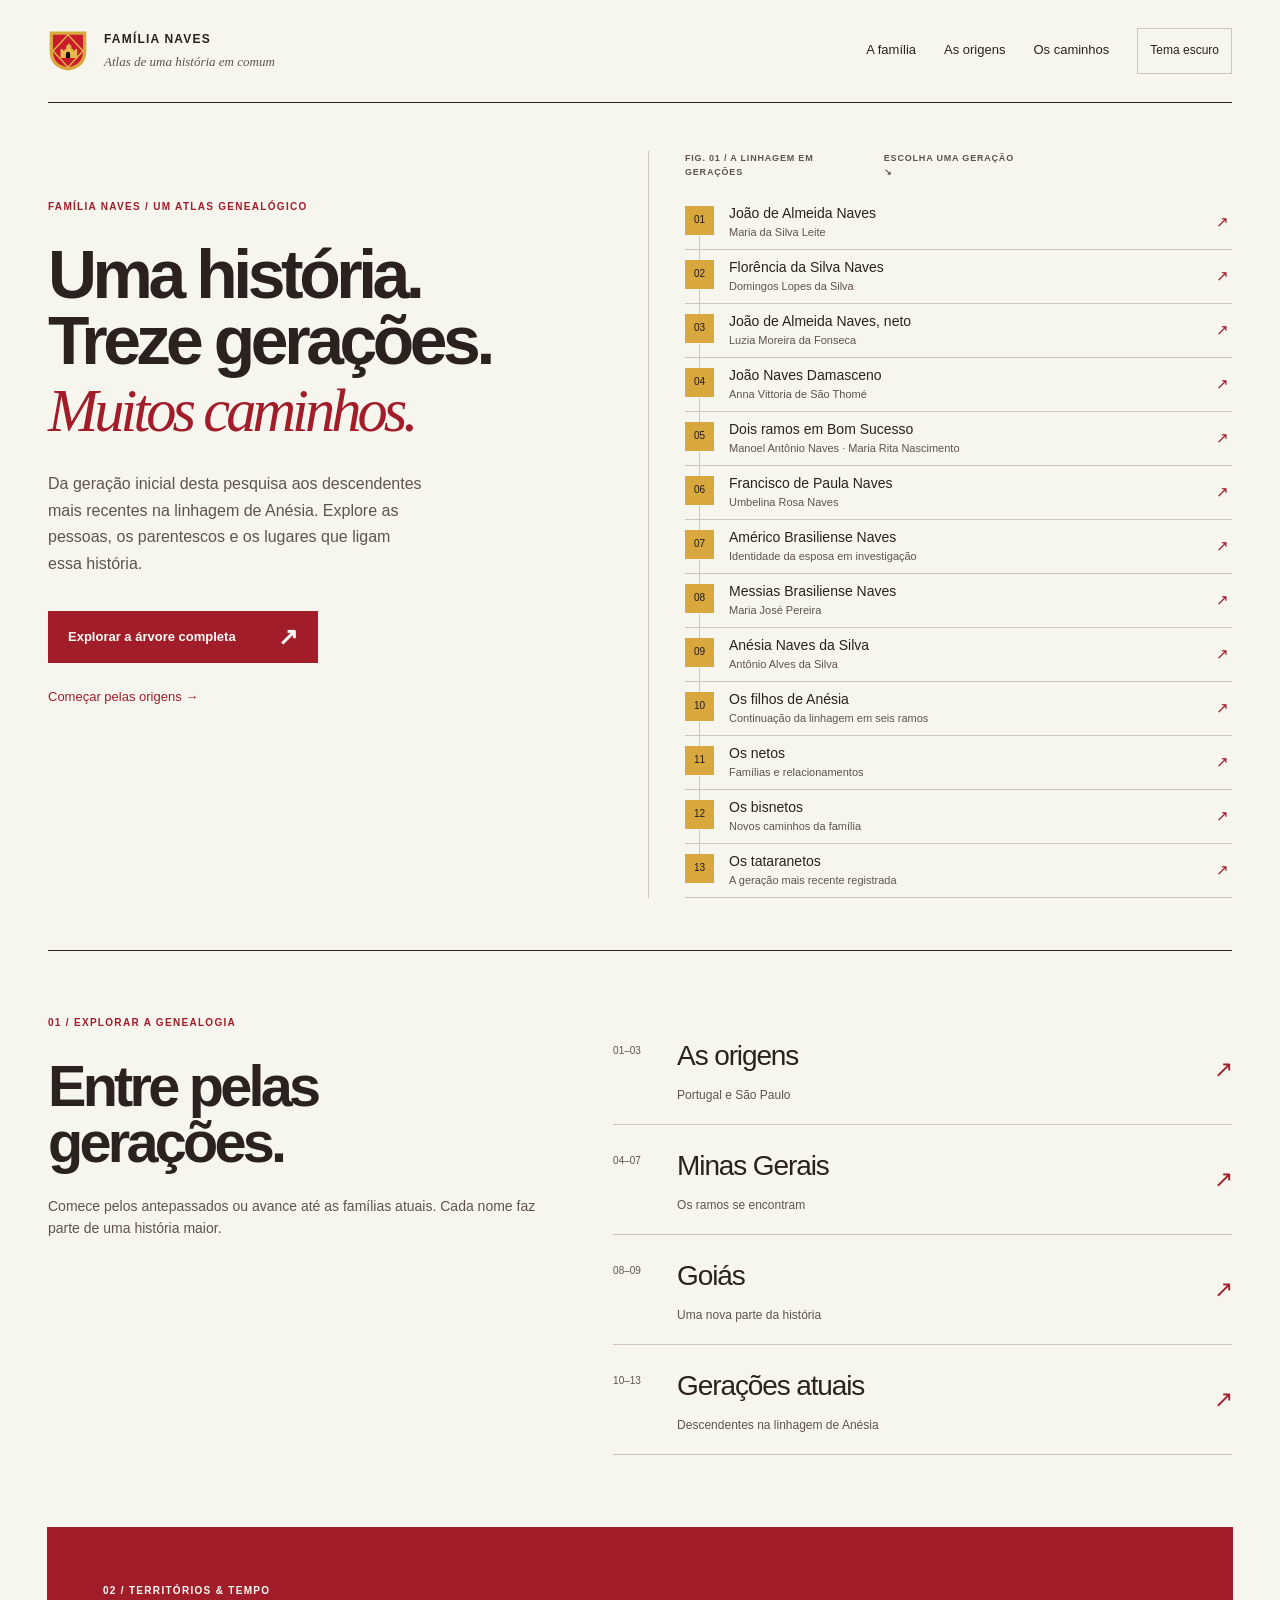
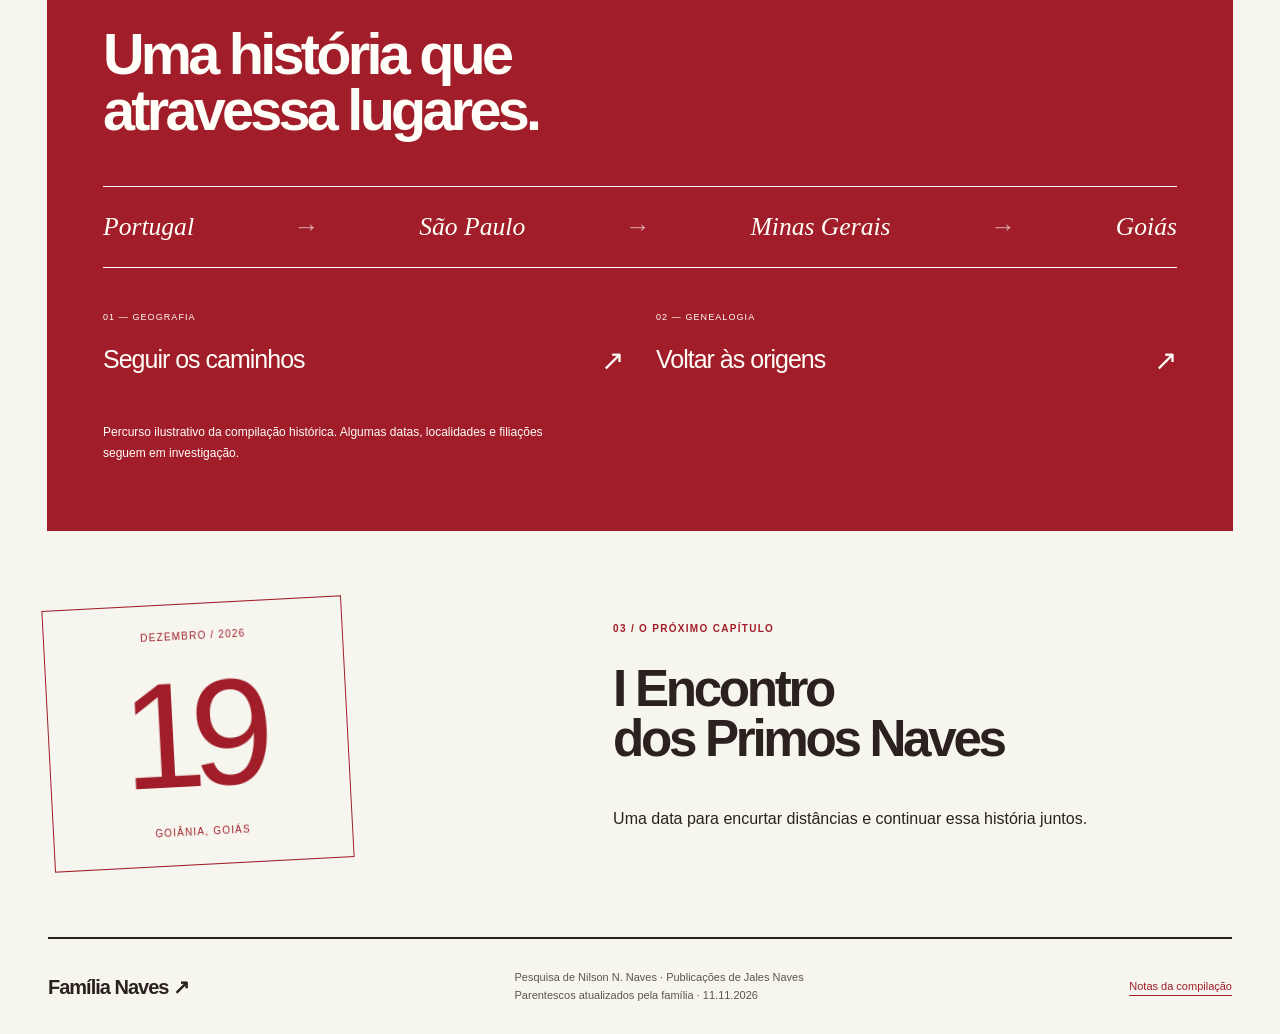
<file: index.html>
<!doctype html>
<html lang="pt-BR"><head><meta charset="utf-8"><meta name="viewport" content="width=device-width,initial-scale=1">
<title>Família Naves — atlas de uma história em comum</title><meta name="description" content="Explore a genealogia da família Naves em treze gerações: da linhagem histórica às gerações atuais dos descendentes de Anésia.">
<link rel="icon" href="/favicon.svg" type="image/svg+xml"><link rel="stylesheet" href="/assets/atlas.css"><link rel="stylesheet" href="/assets/home-generations.css"><script src="/assets/theme.js"></script></head>
<body class="atlas-home"><a class="skip" href="#conteudo">Pular para o conteúdo</a>
<header class="masthead"><a class="brand" href="/" aria-label="Família Naves, início"><img class="brand-symbol" src="/favicon.svg" alt="" width="40" height="42"><span>FAMÍLIA NAVES<small>Atlas de uma história em comum</small></span></a><nav aria-label="Principal"><a href="/arvore">A família</a><a href="/linhagem">As origens</a><a href="/mapa">Os caminhos</a><button type="button" data-theme-toggle>Tema escuro</button></nav></header>
<main id="conteudo">
<section class="atlas-hero"><div class="hero-copy"><p class="eyeline">FAMÍLIA NAVES / UM ATLAS GENEALÓGICO</p><h1>Uma história.<br>Treze gerações.<br><em>Muitos caminhos.</em></h1><p class="dek">Da geração inicial desta pesquisa aos descendentes mais recentes na linhagem de Anésia. Explore as pessoas, os parentescos e os lugares que ligam essa história.</p><a class="action" href="/arvore#overview">Explorar a árvore completa <span aria-hidden="true">↗</span></a><a class="hero-secondary" href="/linhagem">Começar pelas origens →</a></div><div class="hero-diagram generation-diagram"><p class="diagram-label"><span>FIG. 01 / A LINHAGEM EM GERAÇÕES</span><span>ESCOLHA UMA GERAÇÃO ↘</span></p><ol class="generation-spine" aria-label="As treze gerações disponíveis"><li><a href="/linhagem#generation-1"><span class="generation-index">01</span><span><strong>João de Almeida Naves</strong><small>Maria da Silva Leite</small></span><span class="generation-arrow" aria-hidden="true">↗</span></a></li><li><a href="/linhagem#generation-2"><span class="generation-index">02</span><span><strong>Florência da Silva Naves</strong><small>Domingos Lopes da Silva</small></span><span class="generation-arrow" aria-hidden="true">↗</span></a></li><li><a href="/linhagem#generation-3"><span class="generation-index">03</span><span><strong>João de Almeida Naves, neto</strong><small>Luzia Moreira da Fonseca</small></span><span class="generation-arrow" aria-hidden="true">↗</span></a></li><li><a href="/linhagem#generation-4"><span class="generation-index">04</span><span><strong>João Naves Damasceno</strong><small>Anna Vittoria de São Thomé</small></span><span class="generation-arrow" aria-hidden="true">↗</span></a></li><li><a href="/linhagem#generation-5"><span class="generation-index">05</span><span><strong>Dois ramos em Bom Sucesso</strong><small>Manoel Antônio Naves · Maria Rita Nascimento</small></span><span class="generation-arrow" aria-hidden="true">↗</span></a></li><li><a href="/linhagem#generation-6"><span class="generation-index">06</span><span><strong>Francisco de Paula Naves</strong><small>Umbelina Rosa Naves</small></span><span class="generation-arrow" aria-hidden="true">↗</span></a></li><li><a href="/linhagem#generation-7"><span class="generation-index">07</span><span><strong>Américo Brasiliense Naves</strong><small>Identidade da esposa em investigação</small></span><span class="generation-arrow" aria-hidden="true">↗</span></a></li><li><a href="/linhagem#generation-8"><span class="generation-index">08</span><span><strong>Messias Brasiliense Naves</strong><small>Maria José Pereira</small></span><span class="generation-arrow" aria-hidden="true">↗</span></a></li><li><a href="/linhagem#generation-9"><span class="generation-index">09</span><span><strong>Anésia Naves da Silva</strong><small>Antônio Alves da Silva</small></span><span class="generation-arrow" aria-hidden="true">↗</span></a></li><li><a href="/arvore#generation-10"><span class="generation-index">10</span><span><strong>Os filhos de Anésia</strong><small>Continuação da linhagem em seis ramos</small></span><span class="generation-arrow" aria-hidden="true">↗</span></a></li><li><a href="/arvore#generation-11"><span class="generation-index">11</span><span><strong>Os netos</strong><small>Famílias e relacionamentos</small></span><span class="generation-arrow" aria-hidden="true">↗</span></a></li><li><a href="/arvore#generation-12"><span class="generation-index">12</span><span><strong>Os bisnetos</strong><small>Novos caminhos da família</small></span><span class="generation-arrow" aria-hidden="true">↗</span></a></li><li><a href="/arvore#generation-13"><span class="generation-index">13</span><span><strong>Os tataranetos</strong><small>A geração mais recente registrada</small></span><span class="generation-arrow" aria-hidden="true">↗</span></a></li></ol></div></section>
<section class="chapter-index" aria-labelledby="geracoes"><div class="section-heading"><p class="eyeline">01 / EXPLORAR A GENEALOGIA</p><h2 id="geracoes">Entre pelas<br>gerações.</h2><p>Comece pelos antepassados ou avance até as famílias atuais. Cada nome faz parte de uma história maior.</p></div><div class="chapter-links era-links"><a href="/linhagem#generation-1"><span class="chapter-number">01–03</span><span>As origens<small>Portugal e São Paulo</small></span><span class="chapter-arrow" aria-hidden="true">↗</span></a><a href="/linhagem#generation-4"><span class="chapter-number">04–07</span><span>Minas Gerais<small>Os ramos se encontram</small></span><span class="chapter-arrow" aria-hidden="true">↗</span></a><a href="/linhagem#generation-8"><span class="chapter-number">08–09</span><span>Goiás<small>Uma nova parte da história</small></span><span class="chapter-arrow" aria-hidden="true">↗</span></a><a href="/arvore#generation-10"><span class="chapter-number">10–13</span><span>Gerações atuais<small>Descendentes na linhagem de Anésia</small></span><span class="chapter-arrow" aria-hidden="true">↗</span></a></div></section>
<section class="paths-section"><p class="eyeline">02 / TERRITÓRIOS & TEMPO</p><h2>Uma história que<br>atravessa lugares.</h2><div class="route-graphic" aria-label="Percurso histórico ilustrativo: Portugal, São Paulo, Minas Gerais e Goiás"><span>Portugal</span><i aria-hidden="true">→</i><span>São Paulo</span><i aria-hidden="true">→</i><span>Minas Gerais</span><i aria-hidden="true">→</i><span>Goiás</span></div><div class="explore-links"><a href="/mapa"><span>01 — GEOGRAFIA</span><strong>Seguir os caminhos</strong><span aria-hidden="true">↗</span></a><a href="/linhagem"><span>02 — GENEALOGIA</span><strong>Voltar às origens</strong><span aria-hidden="true">↗</span></a></div><p class="source-line">Percurso ilustrativo da compilação histórica. Algumas datas, localidades e filiações seguem em investigação.</p></section>
<section class="gathering"><div class="date-block"><span>DEZEMBRO / 2026</span><strong>19</strong><span>GOIÂNIA, GOIÁS</span></div><div><p class="eyeline">03 / O PRÓXIMO CAPÍTULO</p><h2>I Encontro<br>dos Primos Naves</h2><p>Uma data para encurtar distâncias e continuar essa história juntos.</p></div></section>

</main><footer class="archive-footer"><a class="footer-brand" href="/">Família Naves ↗</a><p>Pesquisa de Nilson N. Naves · Publicações de Jales Naves<br>Parentescos atualizados pela família · 11.11.2026</p><a href="/arvore_naves.html">Notas da compilação</a></footer></body></html>
</file>
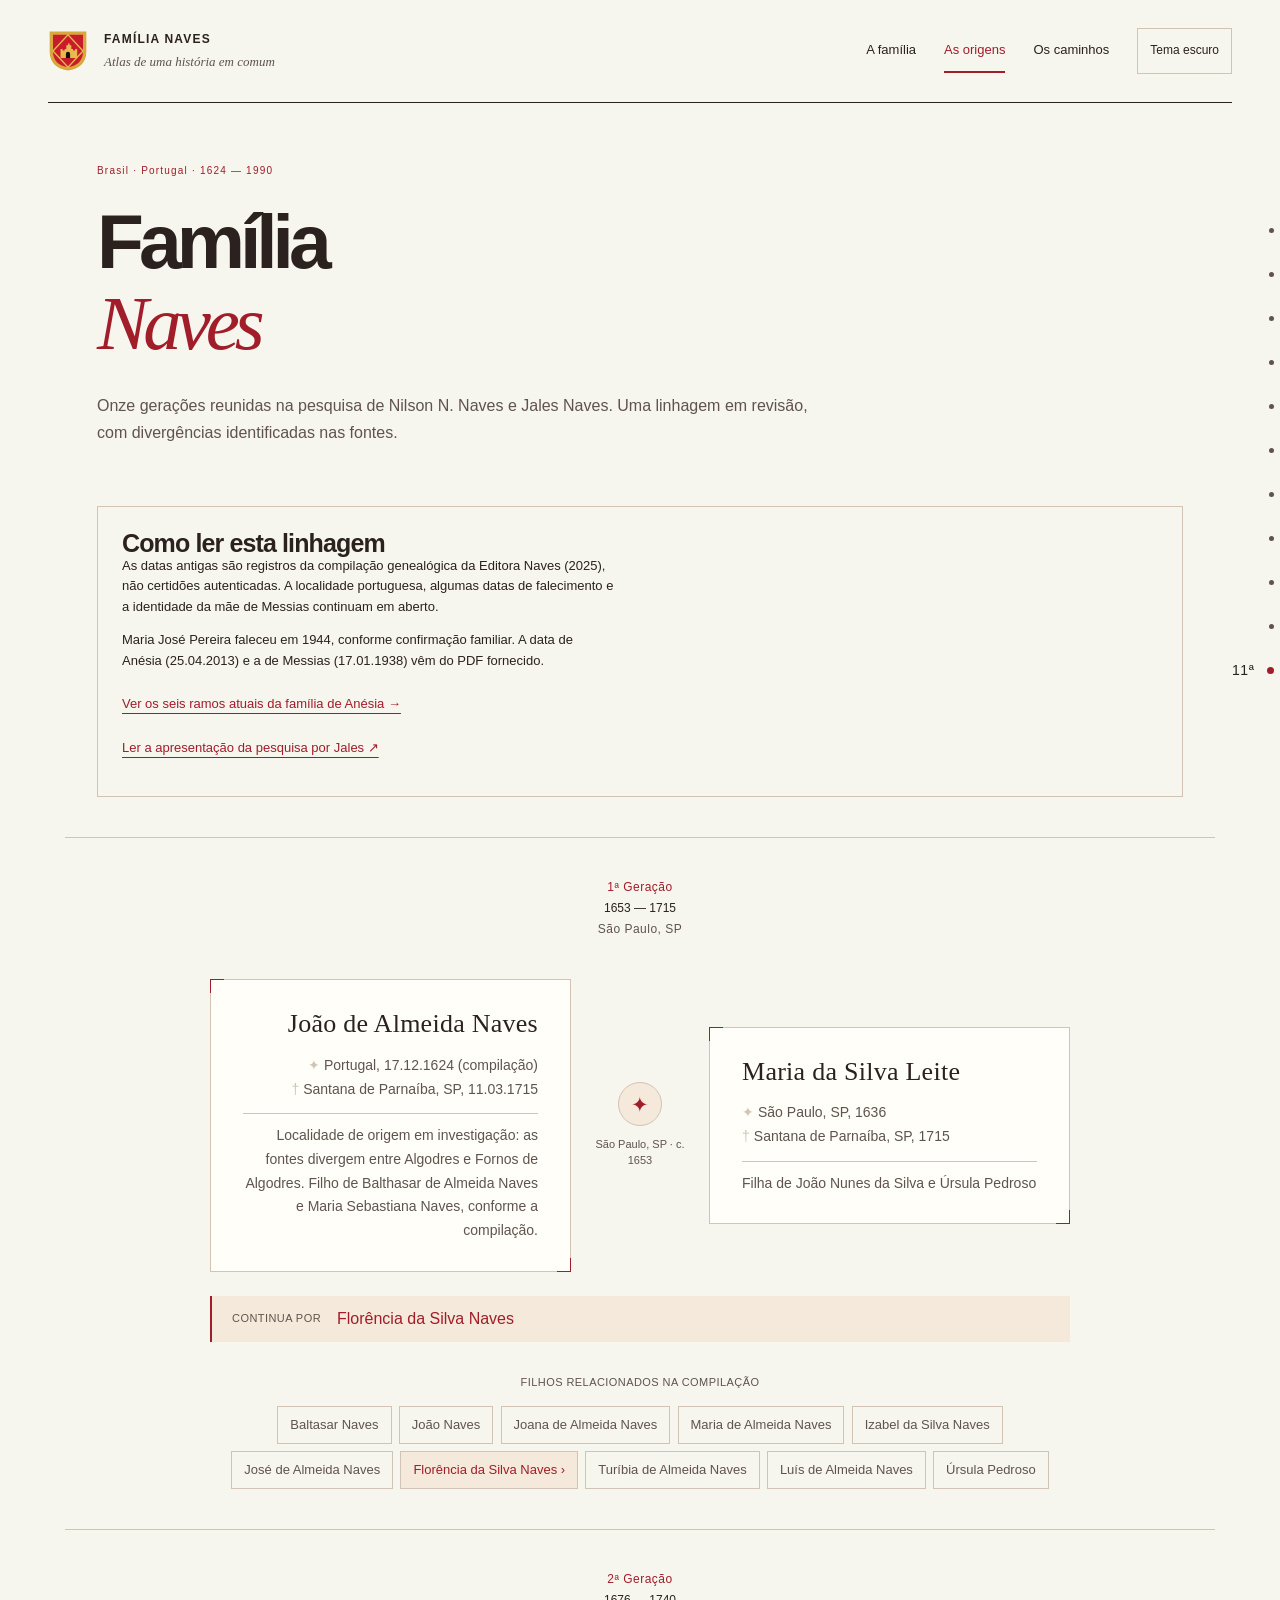
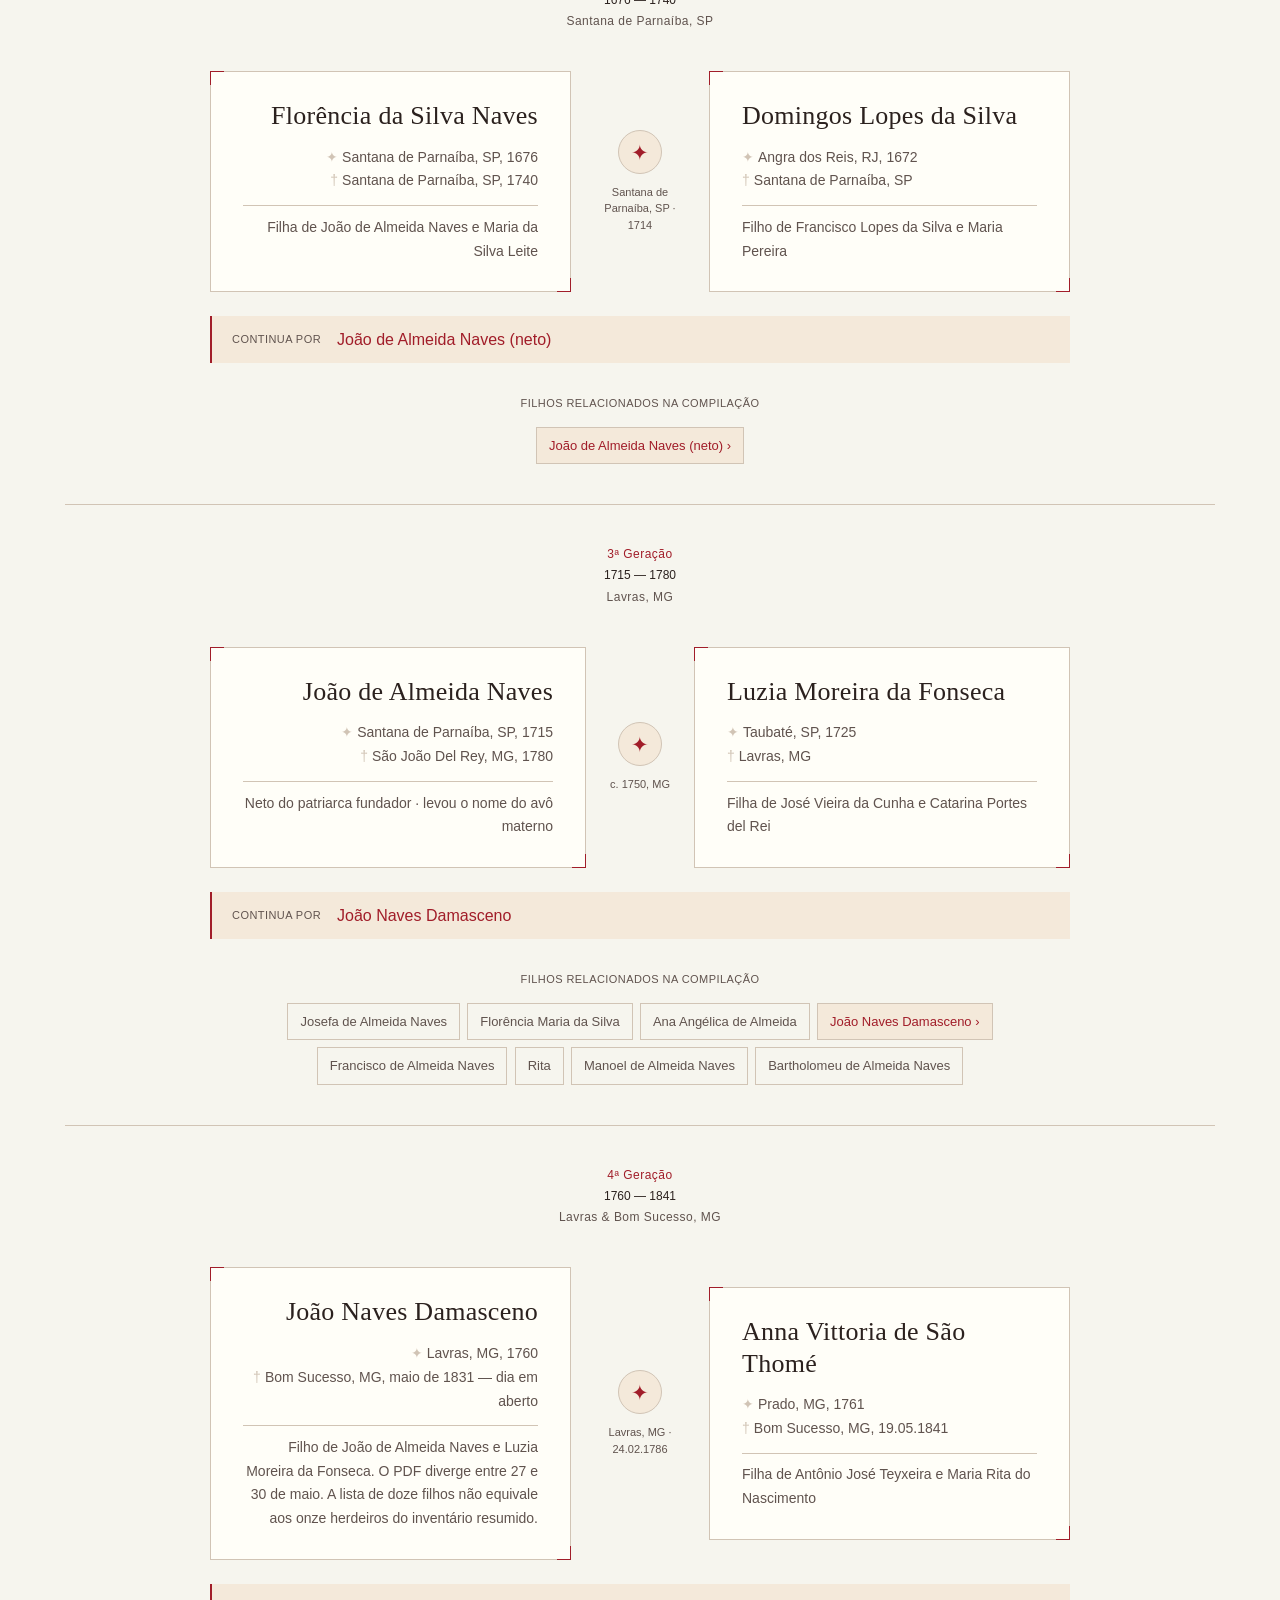
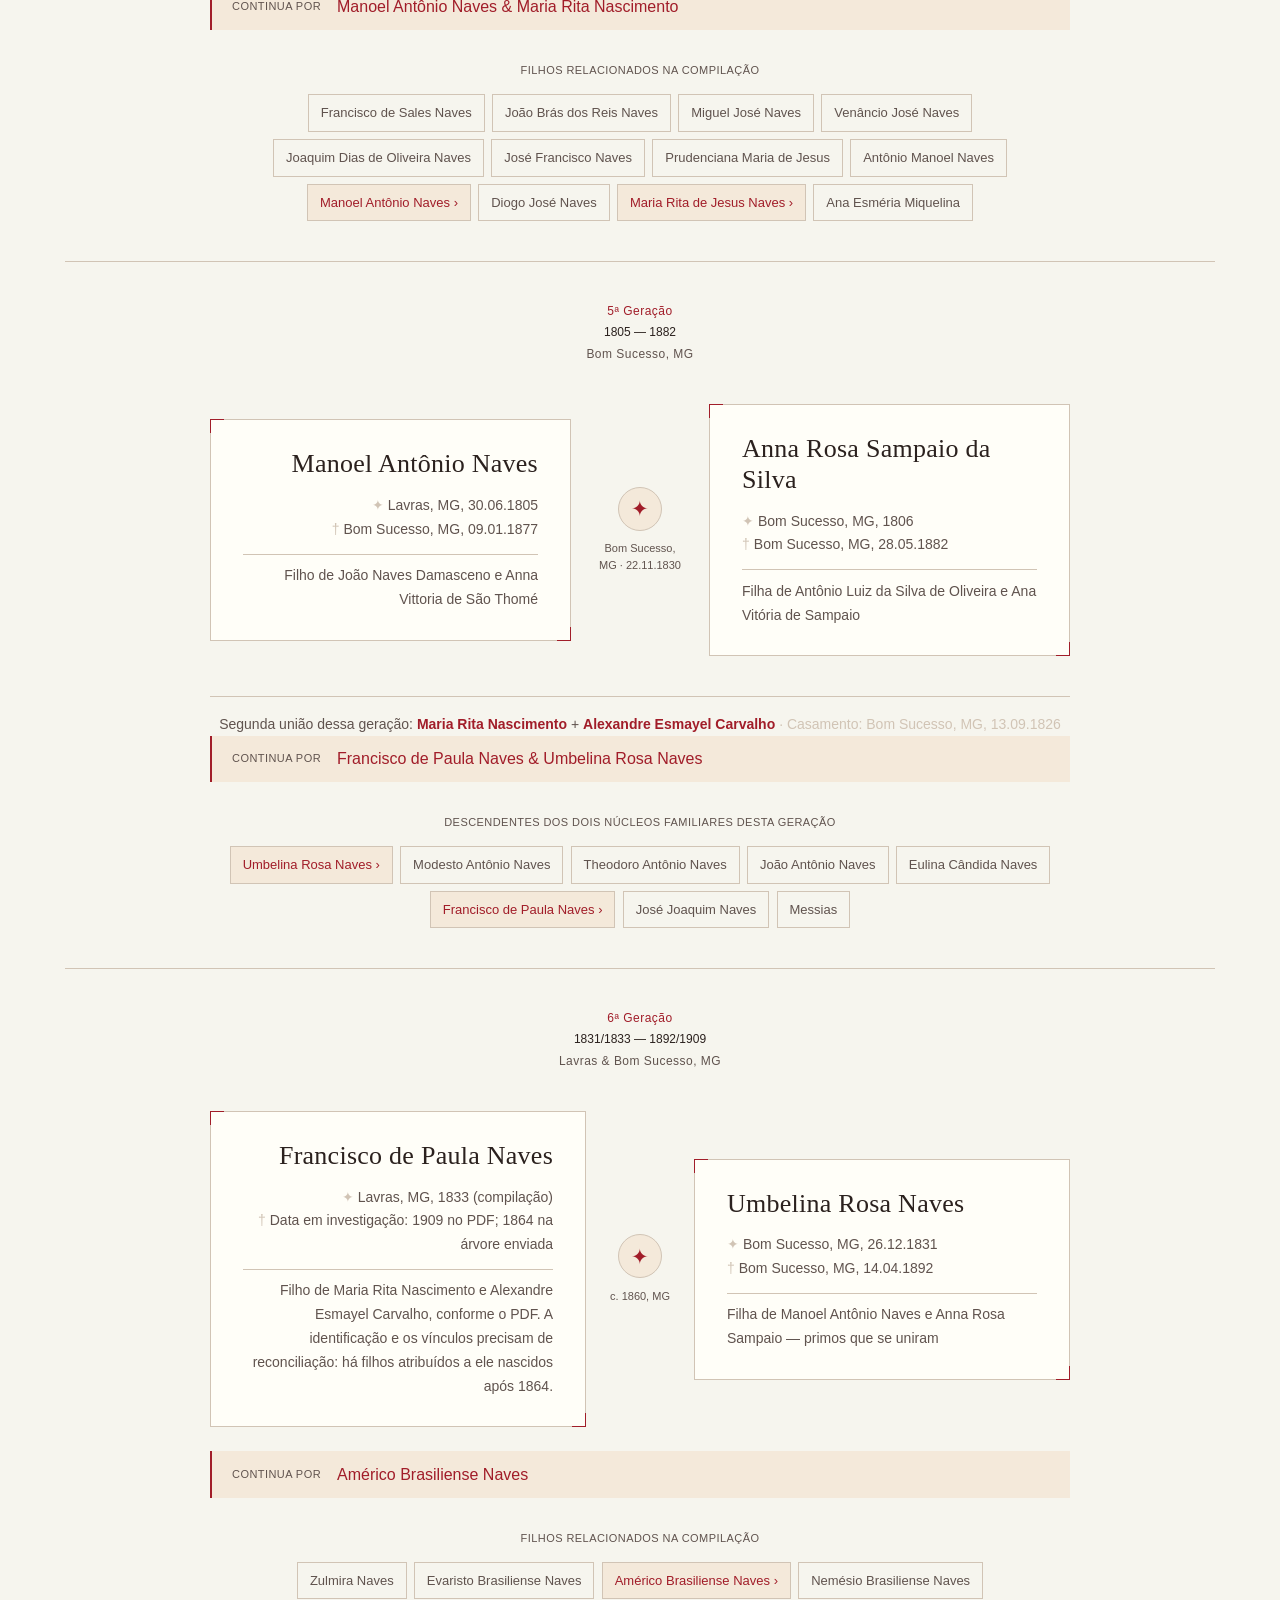
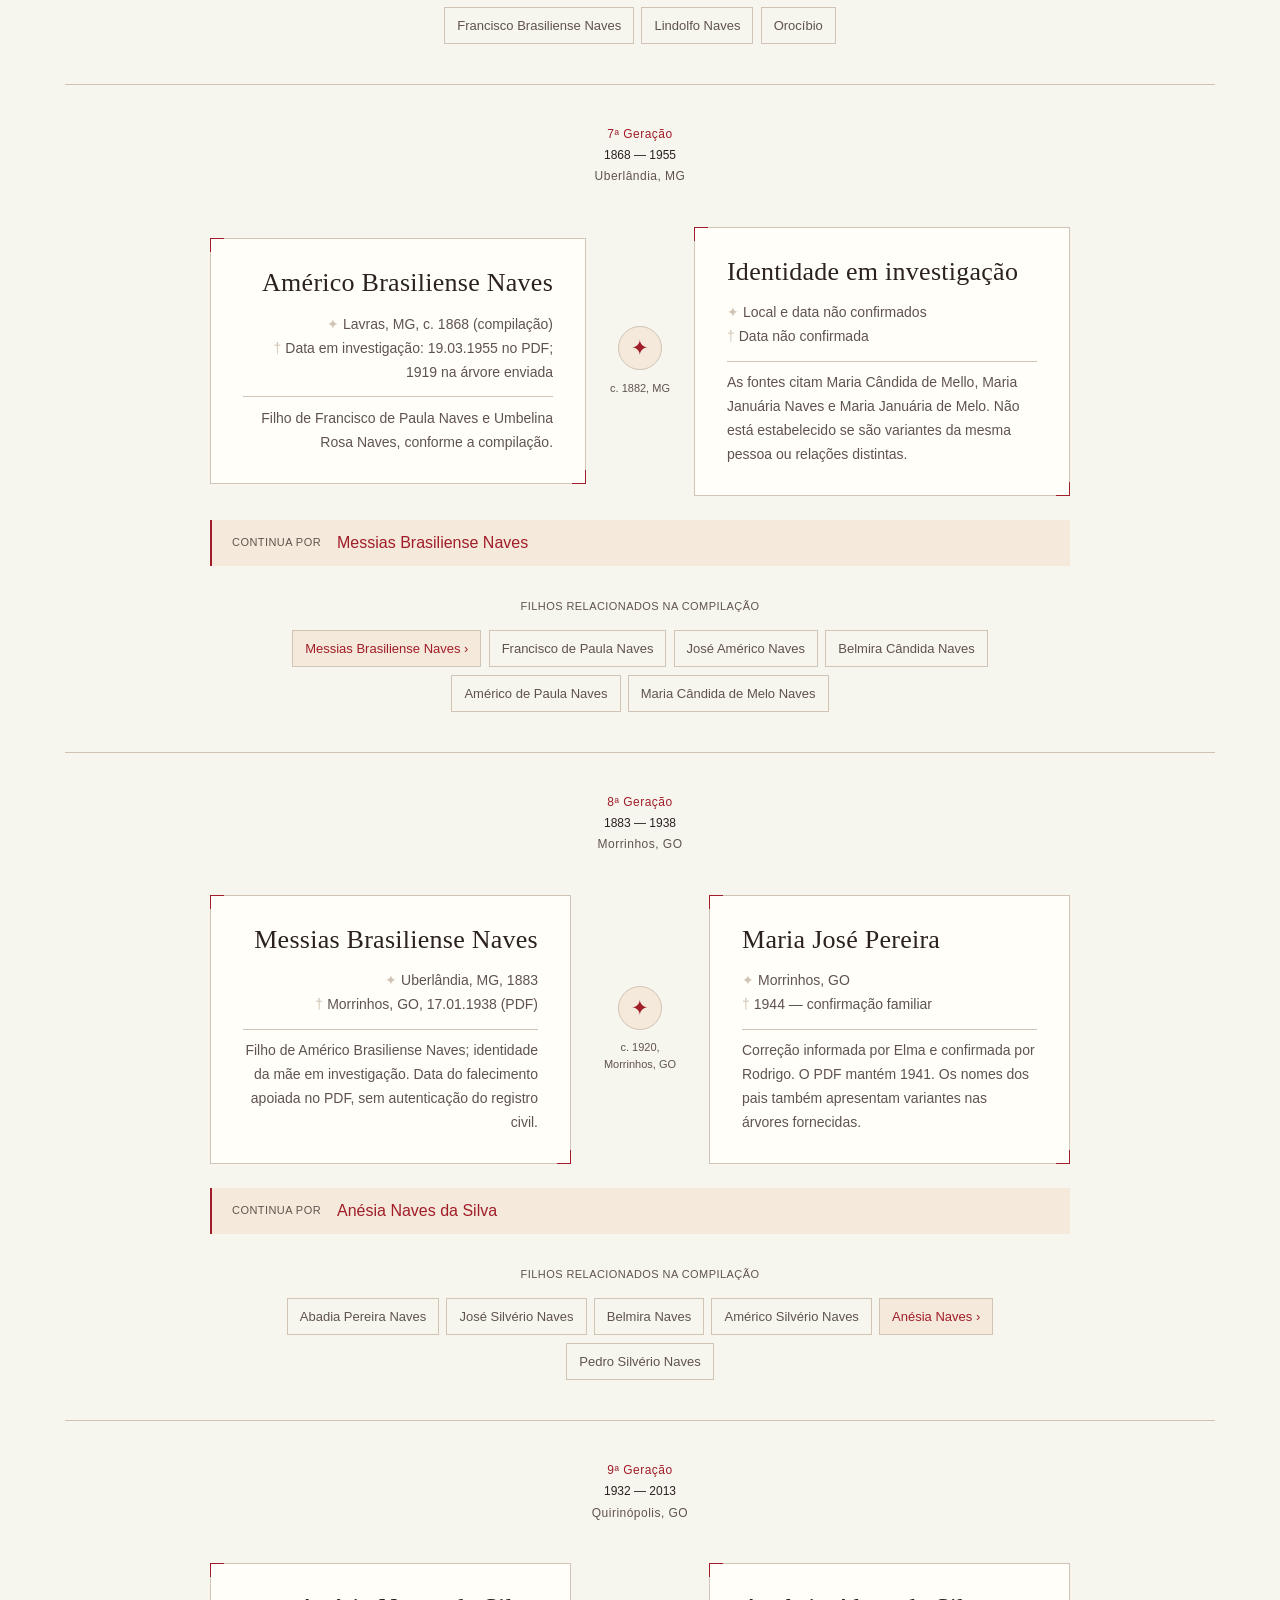
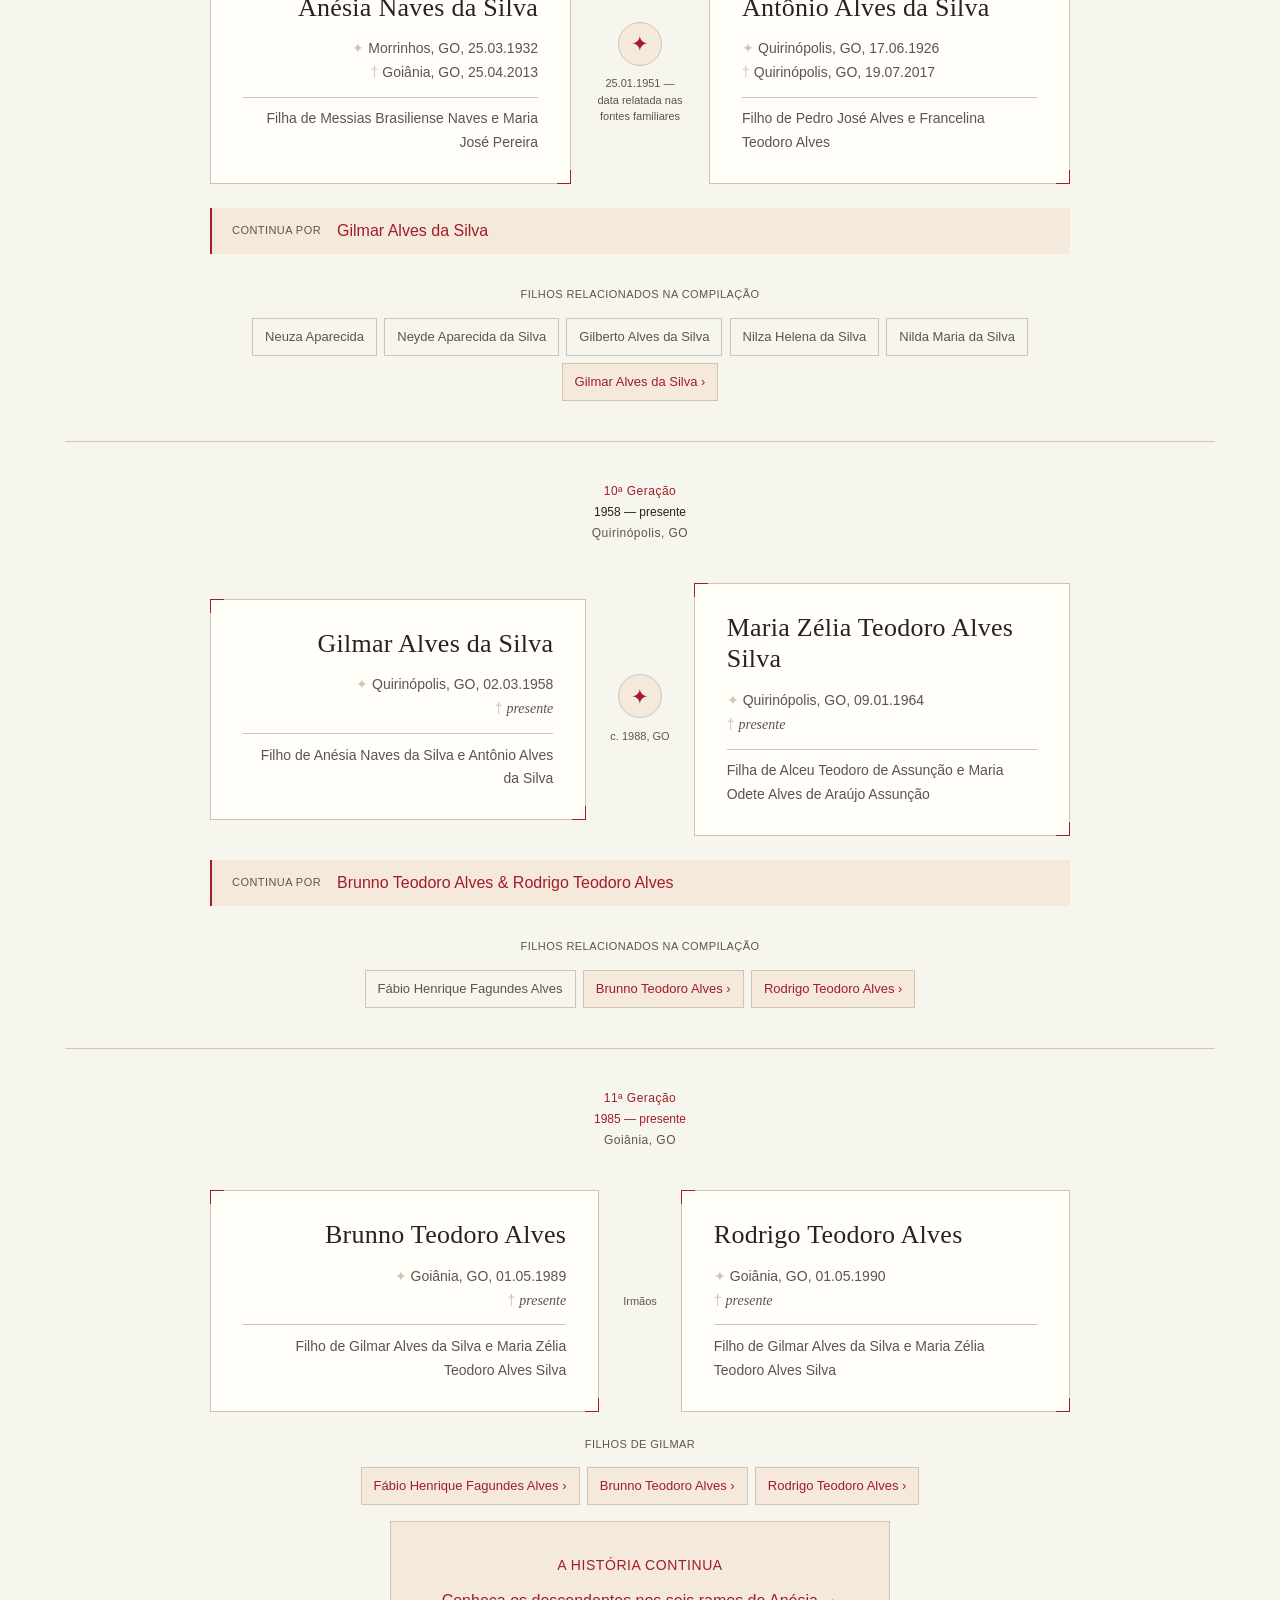
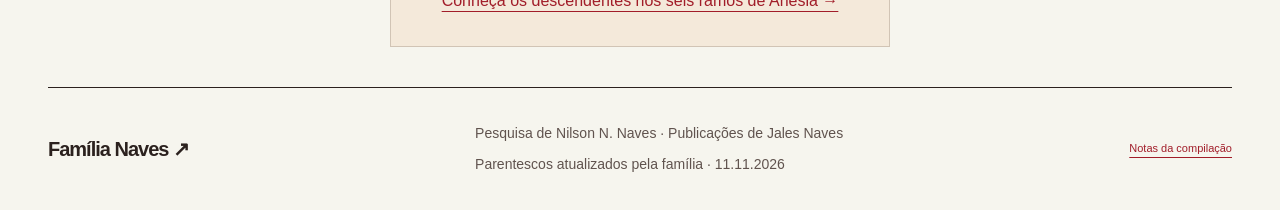
<file: arvore_naves.html>
<!DOCTYPE html>
<html lang="pt-BR">
<head>
<meta charset="UTF-8">
<meta name="viewport" content="width=device-width, initial-scale=1.0">
<title>Família Naves — Árvore Genealógica</title>
<link rel="icon" href="/favicon.svg" type="image/svg+xml">
<script src="/assets/theme.js"></script>
<script src="/assets/lineage.js"></script>
<style>
*, *::before, *::after { box-sizing: border-box; margin: 0; padding: 0; }
html { scroll-behavior: smooth; font-size: 16px; }

body {
  background: var(--color-bg-canvas);
  color: var(--color-text-primary);
  font-family: var(--font-body);
  overflow-x: hidden;
}

/* Grain texture */
body::after {
  content: '';
  position: fixed; inset: 0;
  background-image: none;
  pointer-events: none; z-index: 9999; opacity: 1;
}

/* ─────────────────── HERO ─────────────────── */
.hero {
  min-height: 100vh;
  display: flex; flex-direction: column;
  align-items: center; justify-content: center;
  text-align: center;
  padding: 5rem 2rem 8rem;
  position: relative;
  background: var(--color-bg-canvas);
}

.hero::before {
  content: '';
  position: absolute;
  inset: 0;
  background:
    var(--color-bg-canvas);
  pointer-events: none;
}

.hero::after {
  content: '';
  position: absolute;
  bottom: 0; left: 50%;
  transform: translateX(-50%);
  width: 1px; height: 80px;
  background: var(--color-bg-canvas);
}

.hero-eyebrow {
  font-family: var(--font-body);
  font-size: 0.875rem;
  letter-spacing: 0.04em;
  color: var(--color-link);
  margin-bottom: 2.5rem;
  opacity: 0.7;
}

.hero-title {
  font-family: var(--font-body);
  font-size: clamp(4rem, 12vw, 10rem);
  font-weight: 400;
  line-height: 0.88;
  color: var(--color-text-primary);
  margin-bottom: 0.5rem;
  letter-spacing: -0.01em;
}

.hero-title em {
  font-style: normal;
  color: var(--color-link);
  display: block;
}

.hero-rule {
  width: 120px; height: 1px;
  background: var(--color-bg-canvas);
  margin: 2rem auto;
}

.hero-sub {
  font-size: clamp(1rem, 2vw, 1.35rem);
  font-style: normal;
  font-weight: 400;
  color: var(--color-text-muted);
  max-width: 480px;
  line-height: 1.6;
  margin-bottom: 3.5rem;
}

.hero-stats {
  display: flex; gap: 0; align-items: stretch;
  border: 1px solid var(--color-border-subtle);
}

.stat {
  padding: 1.25rem 2rem;
  text-align: center;
  border-right: 1px solid var(--color-border-subtle);
}
.stat:last-child { border-right: none; }

.stat-num {
  font-size: 2.2rem;
  font-weight: 600;
  color: var(--color-link);
  line-height: 1;
  display: block;
}
.stat-label {
  font-size: 0.875rem;
  font-style: normal;
  color: var(--color-text-muted);
  letter-spacing: 0.05em;
  display: block;
  margin-top: 0.25rem;
}

.scroll-cue {
  position: absolute;
  bottom: 2.5rem;
  left: 50%; transform: translateX(-50%);
  display: flex; flex-direction: column; align-items: center; gap: 0.5rem;
  opacity: 0.4; animation: bob 2s ease-in-out infinite;
  font-size: 0.875rem; letter-spacing: 0.04em; color: var(--color-text-muted);
}
.scroll-cue svg { width: 20px; height: 20px; stroke: var(--color-text-muted); fill: none; }
@keyframes bob { 0%,100%{transform:translateX(-50%) translateY(0)} 50%{transform:translateX(-50%) translateY(6px)} }

/* ─────────────────── SIDE NAV ─────────────────── */
.side-nav {
  position: fixed; right: 1.25rem; top: 50%;
  transform: translateY(-50%);
  z-index: 500;
  display: flex; flex-direction: column; gap: 0.4rem;
  align-items: flex-end;
}

.sn-item {
  display: flex; align-items: center; gap: 0.6rem;
  cursor: pointer;
  opacity: 0.3; transition: opacity 0.3s;
  text-decoration: none;
}
.sn-item:hover, .sn-item.active { opacity: 1; }

.sn-label {
  font-size: 0.875rem;
  letter-spacing: 0.04em;
  color: var(--color-text-primary);
  white-space: nowrap;
  opacity: 0;
  transition: opacity 0.25s;
  pointer-events: none;
}
.sn-item:hover .sn-label, .sn-item.active .sn-label { opacity: 1; }

.sn-pip {
  width: 5px; height: 5px; border-radius: 50%;
  background: var(--color-text-muted);
  flex-shrink: 0;
  transition: all 0.3s;
}
.sn-item.active .sn-pip {
  background: var(--color-link);
  width: 7px; height: 7px;
  box-shadow: none;
}

/* ─────────────────── GENERATION SECTION ─────────────────── */
.gen-section {
  min-height: 100vh;
  padding: 8vh 2rem;
  display: flex; flex-direction: column;
  align-items: center; justify-content: center;
  position: relative;
  max-width: 1100px;
  margin: 0 auto;
}

/* vertical gold thread between sections */
.gen-section::before {
  content: '';
  position: absolute;
  top: -1px; bottom: -1px; left: 50%;
  width: 1px;
  background: var(--color-bg-canvas);
  pointer-events: none;
  z-index: 0;
}

/* ─── Generation header ─── */
.gen-badge {
  text-align: center; margin-bottom: 2.5rem;
  position: relative; z-index: 1;
}

.gen-number {
  font-family: var(--font-body);
  font-size: 0.875rem;
  letter-spacing: 0.04em;
  color: var(--color-link);
  display: block;
  margin-bottom: 0.3rem;
}

.gen-era {
  font-size: 1.5rem;
  font-style: normal;
  font-weight: 400;
  color: var(--color-text-primary);
  display: block;
  line-height: 1;
}

.gen-place {
  font-size: 0.875rem;
  letter-spacing: 0.04em;
  color: var(--color-text-muted);
  display: block;
  margin-top: 0.4rem;
}

/* ─── Couple card ─── */
.couple-wrap {
  display: grid;
  grid-template-columns: 1fr auto 1fr;
  gap: 1.5rem;
  align-items: center;
  width: 100%;
  max-width: 860px;
  margin-bottom: 1.5rem;
  position: relative; z-index: 1;
}

.person-card {
  padding: 1.75rem 2rem;
  border: 1px solid var(--color-border-subtle);
  background: var(--color-bg-raised);
  position: relative;
  transition: border-color 0.4s, background 0.4s, box-shadow 0.4s;
  cursor: default;
}

.person-card:hover {
  border-color: var(--color-border-control);
  background: var(--color-bg-raised);
  box-shadow: none;
}

/* corner ornaments */
.person-card::before {
  content: '';
  position: absolute; top: -1px; left: -1px;
  width: 14px; height: 14px;
  border-top: 1.5px solid var(--color-link);
  border-left: 1.5px solid var(--color-link);
}
.person-card::after {
  content: '';
  position: absolute; bottom: -1px; right: -1px;
  width: 14px; height: 14px;
  border-bottom: 1.5px solid var(--color-link);
  border-right: 1.5px solid var(--color-link);
}

.pc-left { text-align: right; }
.pc-right { text-align: left; }

.pc-name {
  font-size: clamp(1.05rem, 2.2vw, 1.55rem);
  font-weight: 400;
  color: var(--color-text-primary);
  line-height: 1.2;
  margin-bottom: 0.9rem;
  letter-spacing: 0.01em;
}

.pc-info {
  font-size: 0.875rem;
  color: var(--color-text-muted);
  line-height: 1.85;
  font-weight: 400;
}

.pc-info .ico {
  color: var(--color-border-control);
  margin-right: 0.25rem;
}

.pc-note {
  font-size: 0.875rem;
  color: var(--color-text-muted);
  font-style: normal;
  margin-top: 0.75rem;
  line-height: 1.5;
  border-top: 1px solid var(--color-border-subtle);
  padding-top: 0.6rem;
}

/* union center */
.union-col {
  display: flex; flex-direction: column;
  align-items: center; gap: 0.6rem;
  flex-shrink: 0;
}

.union-ring {
  width: 44px; height: 44px;
  border: 1px solid var(--color-border-control);
  border-radius: 50%;
  display: flex; align-items: center; justify-content: center;
  color: var(--color-link);
  font-size: 1.3rem;
  background: var(--color-bg-raised);
  flex-shrink: 0;
}

.union-date {
  font-size: 0.875rem;
  font-style: normal;
  color: var(--color-text-muted);
  text-align: center;
  max-width: 90px;
  line-height: 1.5;
}

/* ─── Lineage thread ─── */
.lineage-thread {
  display: flex; align-items: center; gap: 1rem;
  padding: 0.65rem 1.25rem;
  border-left: 2px solid var(--color-link);
  background: var(--color-bg-raised);
  margin-bottom: 2rem;
  max-width: 860px; width: 100%;
  position: relative; z-index: 1;
}

.lt-label {
  font-size: 0.875rem;
  letter-spacing: 0.04em;
  color: var(--color-border-control);
  text-transform: uppercase;
  white-space: nowrap;
}

.lt-name {
  font-size: 1rem;
  font-style: normal;
  color: var(--color-link);
}

/* ─── Children ─── */
.children-wrap {
  width: 100%; max-width: 860px;
  position: relative; z-index: 1;
}

.children-title {
  font-size: 0.875rem;
  letter-spacing: 0.04em;
  color: var(--color-text-muted);
  text-transform: uppercase;
  text-align: center;
  margin-bottom: 0.9rem;
}

.children-grid {
  display: flex; flex-wrap: wrap;
  gap: 0.45rem; justify-content: center;
}

.child-tag {
  padding: 0.35rem 0.85rem;
  border: 1px solid var(--color-border-subtle);
  font-size: 0.875rem;
  font-style: normal;
  color: var(--color-text-muted);
  transition: all 0.25s;
  cursor: default;
  position: relative;
  background: transparent;
}

.child-tag:hover {
  color: var(--color-text-primary);
  border-color: var(--color-text-muted);
  background: var(--color-bg-surface);
}

.child-tag.hl {
  border-color: var(--color-border-control);
  color: var(--color-link);
  background: var(--color-bg-raised);
}

.child-tag.hl::after { content: ' ›'; }

/* ─── Gen divider ─── */
.gen-divider {
  display: flex; align-items: center; gap: 1rem;
  max-width: 200px; margin: 3rem auto 0;
  opacity: 0.35;
  position: relative; z-index: 1;
}
.gen-divider::before, .gen-divider::after {
  content: ''; flex: 1; height: 1px;
  background: var(--color-border-control);
}
.gen-divider span { color: var(--color-link); font-size: 0.875rem; }

/* ─── Animations ─── */
.fade-up {
  opacity: 0; transform: translateY(28px);
  transition: opacity 0.75s ease, transform 0.75s ease;
}
.fade-up.visible { opacity: 1; transform: none; }
.fade-up:nth-child(2) { transition-delay: 0.1s; }
.fade-up:nth-child(3) { transition-delay: 0.2s; }
.fade-up:nth-child(4) { transition-delay: 0.3s; }
.fade-up:nth-child(5) { transition-delay: 0.4s; }

/* ─── BACK BUTTON ─── */
.back-btn {
  position: fixed; top: 1.25rem; left: 1.25rem; z-index: 600;
  display: inline-flex; align-items: center; gap: 0.45rem;
  font-family: var(--font-body);
  font-size: 0.875rem; letter-spacing: 0.04em;
  color: var(--color-text-muted); text-decoration: none;
  border: 1px solid var(--color-border-subtle);
  padding: 0.5rem 0.9rem 0.5rem 0.7rem;
  background: var(--color-bg-surface);

  transition: color 0.25s, border-color 0.25s;
}
.back-btn:hover { color: var(--color-link); border-color: var(--color-border-control); }
.back-btn svg { width: 14px; height: 14px; flex-shrink: 0; }

/* ─── FOOTER ─── */
footer {
  text-align: center; padding: 5rem 2rem 4rem;
  border-top: 1px solid var(--color-border-subtle);
  position: relative; z-index: 1;
}
footer p {
  font-size: 0.875rem; font-style: normal;
  color: var(--color-text-muted); line-height: 2.2;
}

/* ─── RESPONSIVE ─── */
@media (max-width: 700px) {
  .couple-wrap {
    grid-template-columns: 1fr;
    grid-template-rows: auto auto auto;
  }
  .pc-left, .pc-right { text-align: center; }
  .union-col { flex-direction: row; justify-content: center; }
  .union-date { display: none; }
  .side-nav { display: none; }
}

/* Last gen special styling */
.gen-section.last-gen .gen-era { color: var(--color-link); }
.gen-section.last-gen .gen-section::before { display: none; }
</style>

<link rel="stylesheet" href="/assets/atlas.css">
</head>
<body class="atlas-history">
<a class="skip" href="#conteudo">Pular para o conteúdo</a>
<header class="masthead"><a class="brand" href="/" aria-label="Família Naves, início"><img class="brand-symbol" src="/favicon.svg" alt="" width="40" height="42"><span>FAMÍLIA NAVES<small>Atlas de uma história em comum</small></span></a><nav aria-label="Principal"><a href="/arvore">A família</a><a href="/linhagem" aria-current="page">As origens</a><a href="/mapa">Os caminhos</a><button type="button" data-theme-toggle>Tema escuro</button></nav></header>


<nav class="side-nav" id="sideNav"></nav>

<header class="hero">
  <p class="hero-eyebrow">Brasil · Portugal · 1624 — 1990</p>
  <h1 class="hero-title">Família<em>Naves</em></h1>
  <div class="hero-rule"></div>
  <p class="hero-sub">Onze gerações reunidas na pesquisa de Nilson N. Naves e Jales Naves. Uma linhagem em revisão, com divergências identificadas nas fontes.</p>
  <div class="hero-stats">
    <div class="stat"><span class="stat-num">11</span><span class="stat-label">gerações</span></div>
    <div class="stat"><span class="stat-num">370</span><span class="stat-label">anos</span></div>
    <div class="stat"><span class="stat-num">3</span><span class="stat-label">estados</span></div>
    <div class="stat"><span class="stat-num">1653</span><span class="stat-label">primeiro registro</span></div>
  </div>
  <div class="scroll-cue">
    <svg viewBox="0 0 24 24" stroke-width="1.5"><path d="M12 5v14M5 12l7 7 7-7"/></svg>
    <span>deslize</span>
  </div>
</header>

<aside class="history-notice" aria-label="Fontes e limites da pesquisa"><h2>Como ler esta linhagem</h2><p>As datas antigas são registros da compilação genealógica da Editora Naves (2025), não certidões autenticadas. A localidade portuguesa, algumas datas de falecimento e a identidade da mãe de Messias continuam em aberto.</p><p>Maria José Pereira faleceu em 1944, conforme confirmação familiar. A data de Anésia (25.04.2013) e a de Messias (17.01.1938) vêm do PDF fornecido.</p><a href="/arvore">Ver os seis ramos atuais da família de Anésia →</a><br><a href="https://editoranaves.com.br/gilmar-alves-quer-conhecer-a-origem-da-familia-naves/">Ler a apresentação da pesquisa por Jales ↗</a></aside>
<div id="treeRoot"></div>

<footer class="archive-footer"><a class="footer-brand" href="/">Família Naves ↗</a><p>Pesquisa de Nilson N. Naves · Publicações de Jales Naves<br>Parentescos atualizados pela família · 11.11.2026</p><a href="/arvore_naves.html">Notas da compilação</a></footer>

<script>
const GEN_DATA = window.NAVES_LINEAGE;

function personHTML(p, side) {
  if (!p) return '';
  const cls = side === 'left' ? 'pc-left' : 'pc-right';
  const death = p.d ? `<span class="ico">†</span>${p.d}` : '<span class="ico" >†</span><em >presente</em>';
  return `<div class="person-card ${cls} fade-up">
    <div class="pc-name">${p.name}</div>
    <div class="pc-info">
      <span class="ico">✦</span>${p.b}<br>
      ${death}
    </div>
    ${p.note ? `<div class="pc-note">${p.note}</div>` : ''}
  </div>`;
}

function buildSection(g) {
  const via = g.via ? `<div class="lineage-thread fade-up">
    <span class="lt-label">continua por</span>
    <span class="lt-name">${g.via}</span>
  </div>` : '';

  const childTags = g.children.map(c =>
    `<span class="child-tag${c.hl?' hl':''}" title="${c.d}">${c.n}</span>`
  ).join('');

  const unionHTML = g.isLast ? `<div class="union-col"><span class="union-date">Irmãos</span></div>` : g.union ? `<div class="union-col">
    <div class="union-ring">✦</div>
    <div class="union-date">${g.union}</div>
  </div>` : `<div class="union-col">
    <div class="union-ring" >✦</div>
  </div>`;

  const secondCouple = (g.p1b && g.p2b) ? `
    <div style="margin-top:1rem;padding-top:1rem;border-top:1px solid var(--color-border-subtle);font-size: 0.875rem;font-style: normal;color:var(--color-text-muted);text-align:center;position:relative;z-index:1;max-width:860px;width:100%">
      Segunda união dessa geração: <strong style="color:var(--color-link)">${g.p1b.name}</strong> + <strong style="color:var(--color-link)">${g.p2b.name}</strong>
      <span style="color:var(--color-border-subtle)"> · ${g.p2b.note}</span>
    </div>` : '';

  const lastNote = g.isLast ? `<div style="text-align:center;padding:2rem;border:1px solid var(--color-border-subtle);background:var(--color-bg-raised);max-width:500px;width:100%;position:relative;z-index:1;margin-top:1rem;">
    <div style="font-size: 0.875rem;letter-spacing: 0.04em;color:var(--color-link);margin-bottom:0.75rem">A HISTÓRIA CONTINUA</div>
    <a href="/arvore">Conheça os descendentes nos seis ramos de Anésia →</a>
  </div>` : '';

  return `<section class="gen-section${g.isLast?' last-gen':''}" id="${g.id}">
    <div class="gen-badge fade-up">
      <span class="gen-number">${g.num}</span>
      <span class="gen-era">${g.era}</span>
      <span class="gen-place">${g.place}</span>
    </div>
    <div class="couple-wrap">
      ${personHTML(g.p1,'left')}
      ${unionHTML}
      ${personHTML(g.p2,'right')}
    </div>
    ${secondCouple}
    ${via}
    <div class="children-wrap fade-up">
      <div class="children-title">${g.isLast ? 'Filhos de Gilmar' : g.p1b ? 'Descendentes dos dois núcleos familiares desta geração' : 'Filhos relacionados na compilação'}</div>
      <div class="children-grid">${childTags}</div>
    </div>
    ${lastNote}
    <div class="gen-divider fade-up"><span>◆</span></div>
  </section>`;
}

// Build nav
const nav = document.getElementById('sideNav');
GEN_DATA.forEach(g => {
  nav.innerHTML += `<a class="sn-item" href="#${g.id}" data-target="${g.id}" aria-label="Ir para ${g.num}">
    <span class="sn-label">${g.num.replace(' Geração','')}</span>
    <span class="sn-pip"></span>
  </a>`;
});

// Build tree
const root = document.getElementById('treeRoot');
root.innerHTML = GEN_DATA.map(buildSection).join('');

// Intersection observer for fade-in
const observer = new IntersectionObserver((entries) => {
  entries.forEach(e => {
    if (e.isIntersecting) e.target.classList.add('visible');
  });
}, { threshold: 0.15 });

document.querySelectorAll('.fade-up').forEach(el => observer.observe(el));

// Nav active state
const sections = document.querySelectorAll('.gen-section');
const navItems = document.querySelectorAll('.sn-item');

const navObserver = new IntersectionObserver((entries) => {
  entries.forEach(e => {
    if (e.isIntersecting && e.intersectionRatio > 0.3) {
      navItems.forEach(n => { n.classList.remove('active'); n.removeAttribute('aria-current'); });
      const target = document.querySelector(`.sn-item[data-target="${e.target.id}"]`);
      if (target) { target.classList.add('active'); target.setAttribute('aria-current', 'location'); }
    }
  });
}, { threshold: 0.3 });

sections.forEach(s => navObserver.observe(s));
</script>
</body>
</html>
</file>
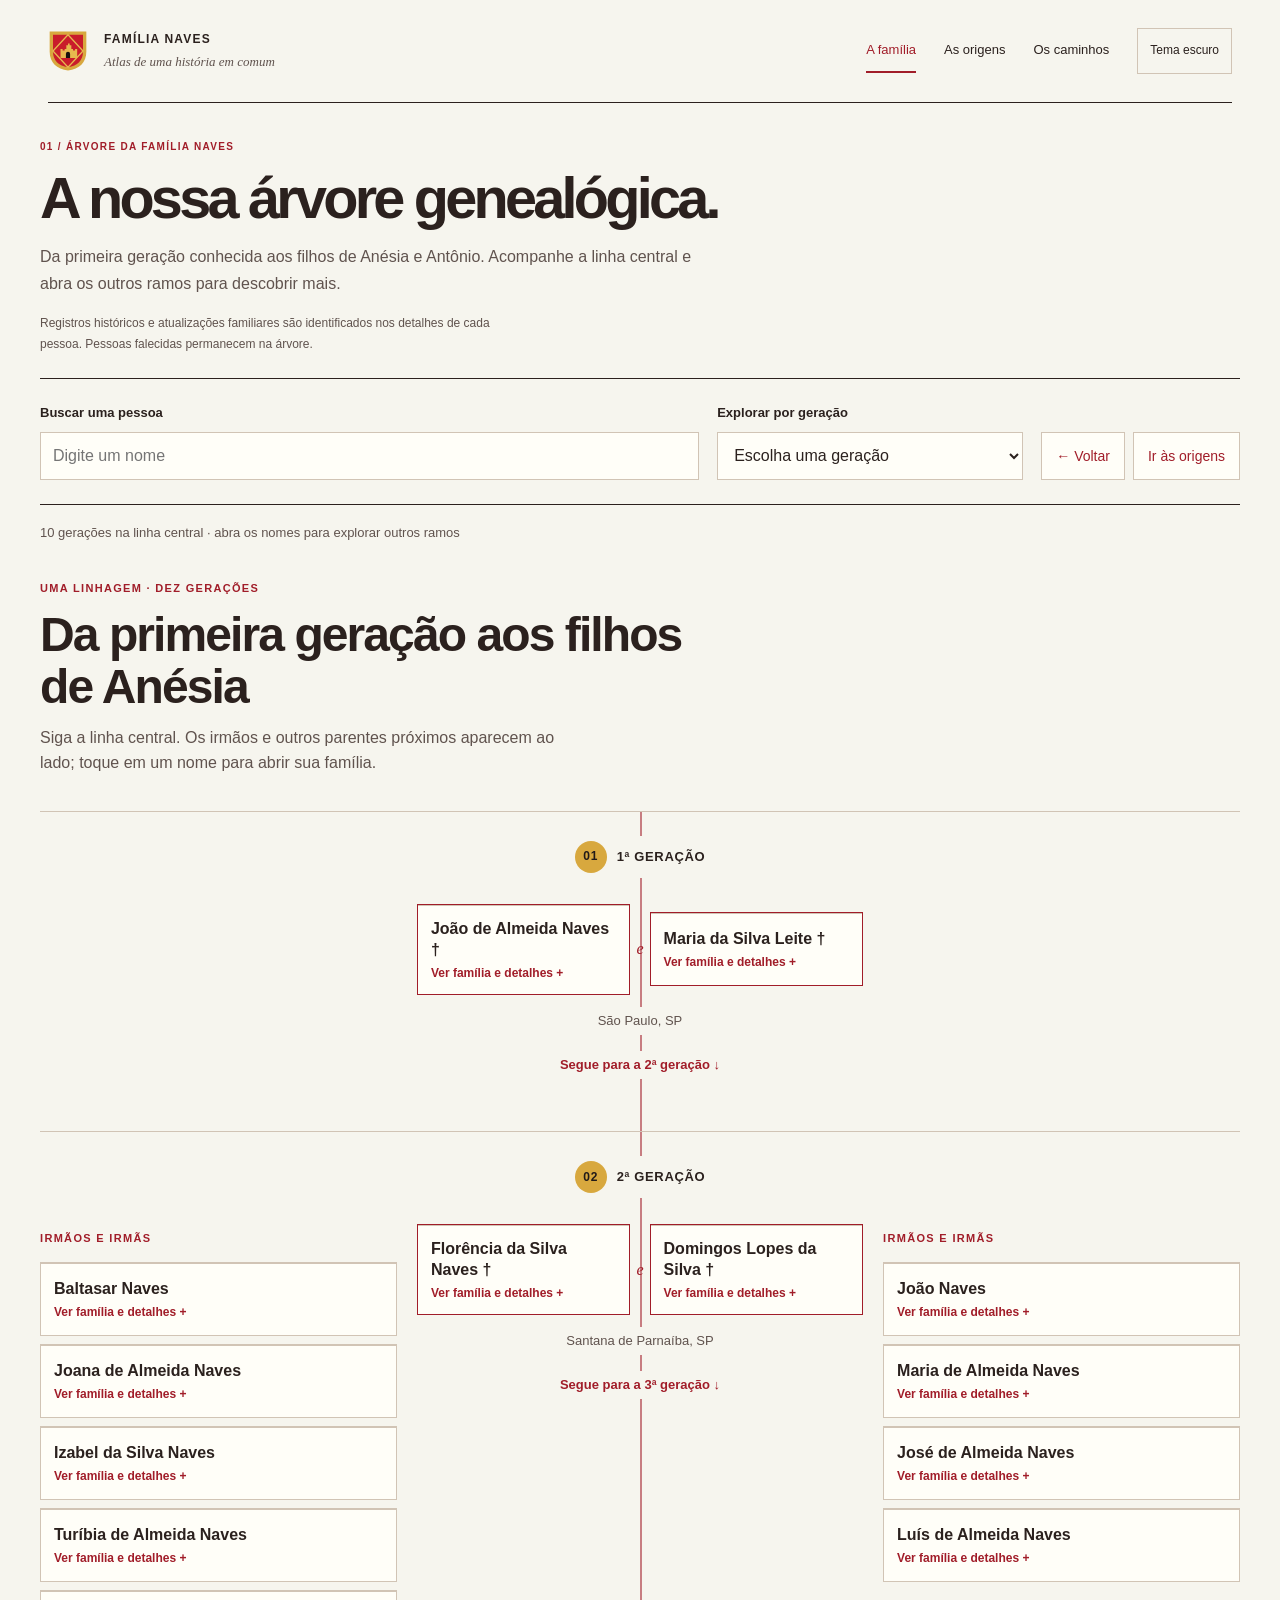
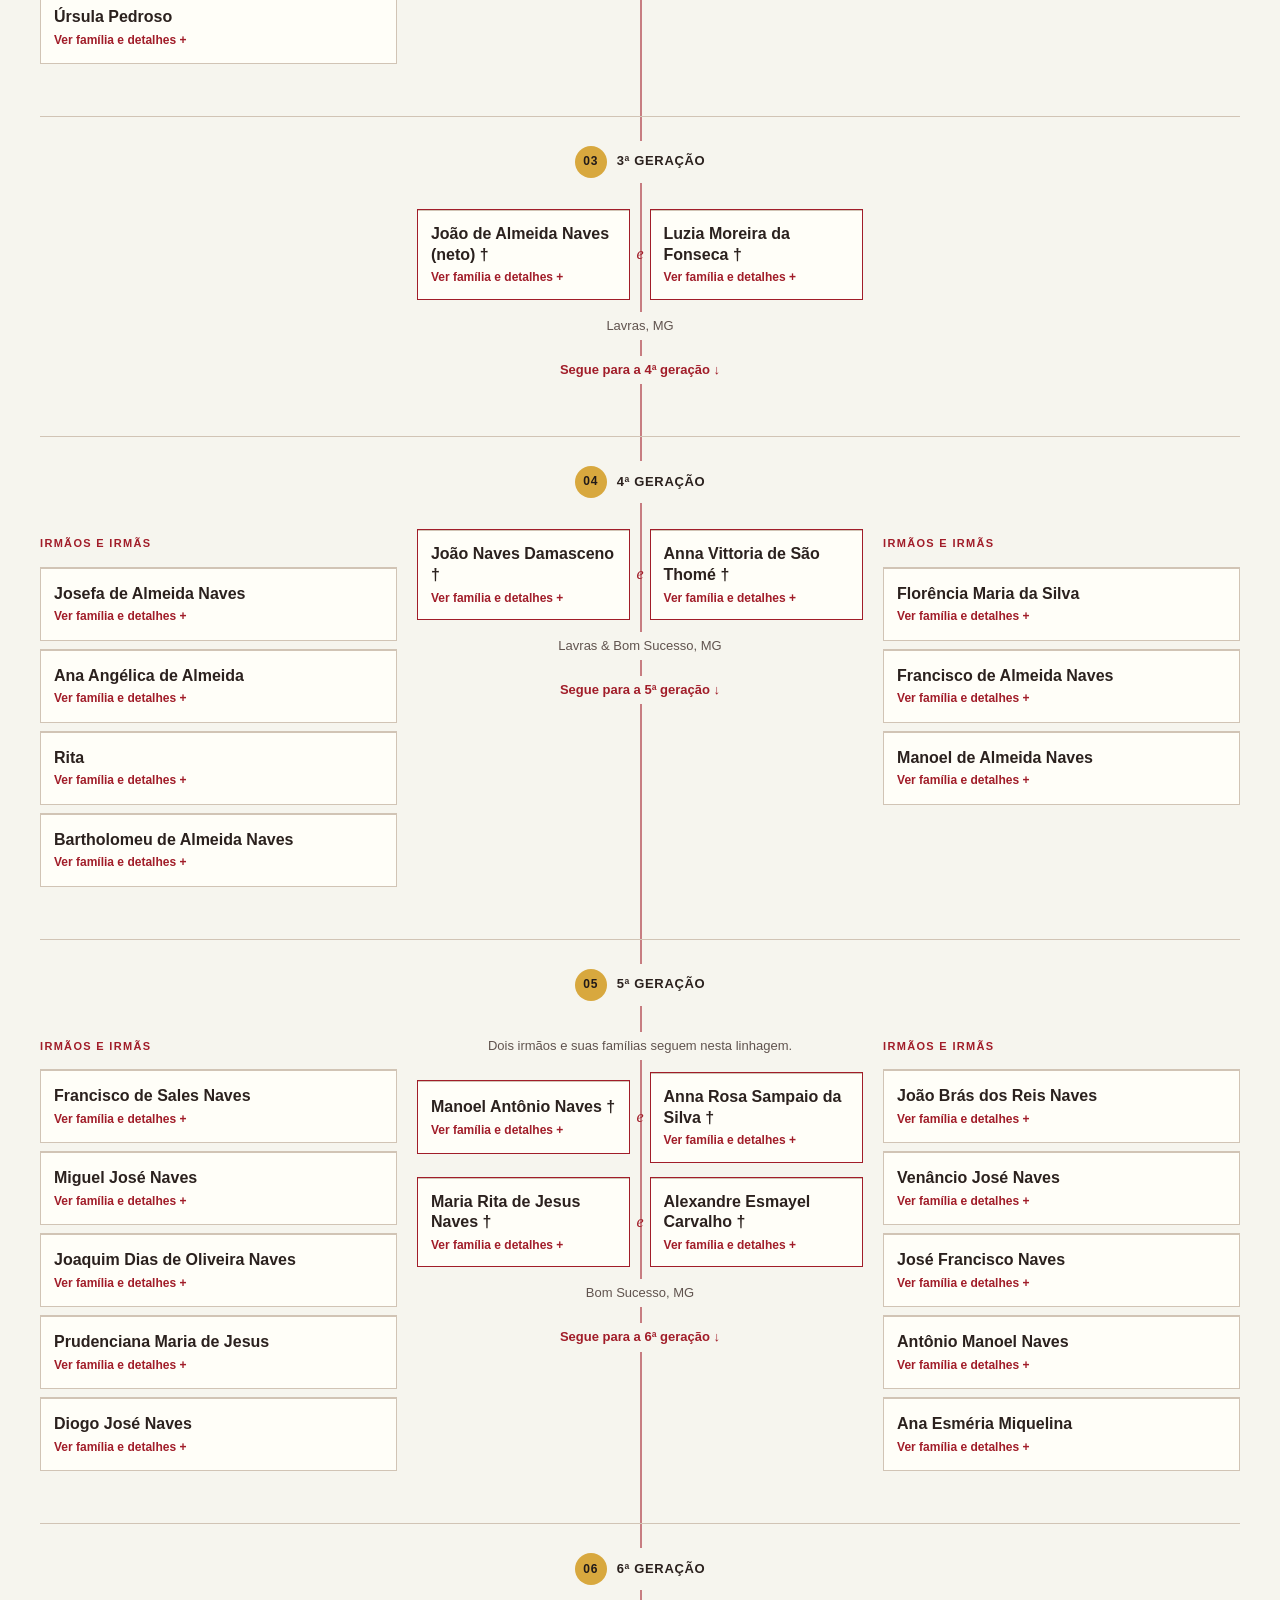
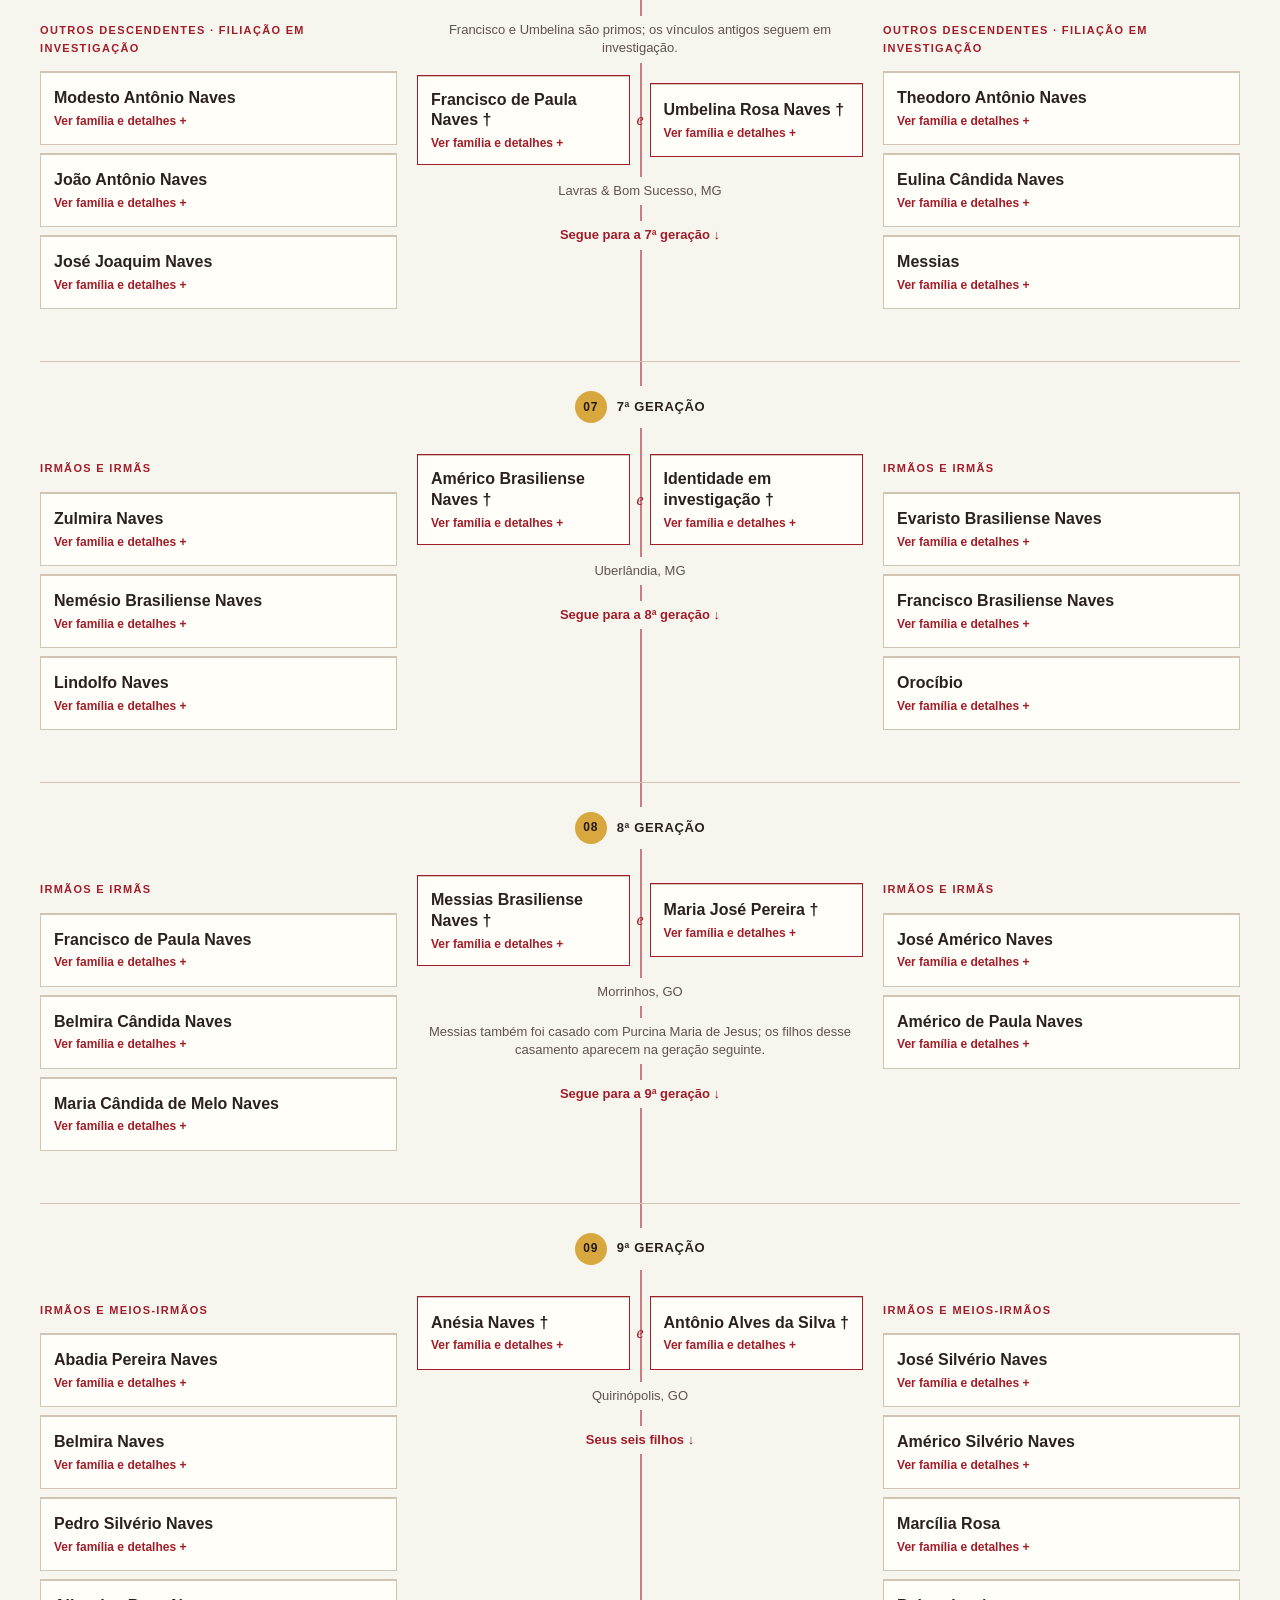
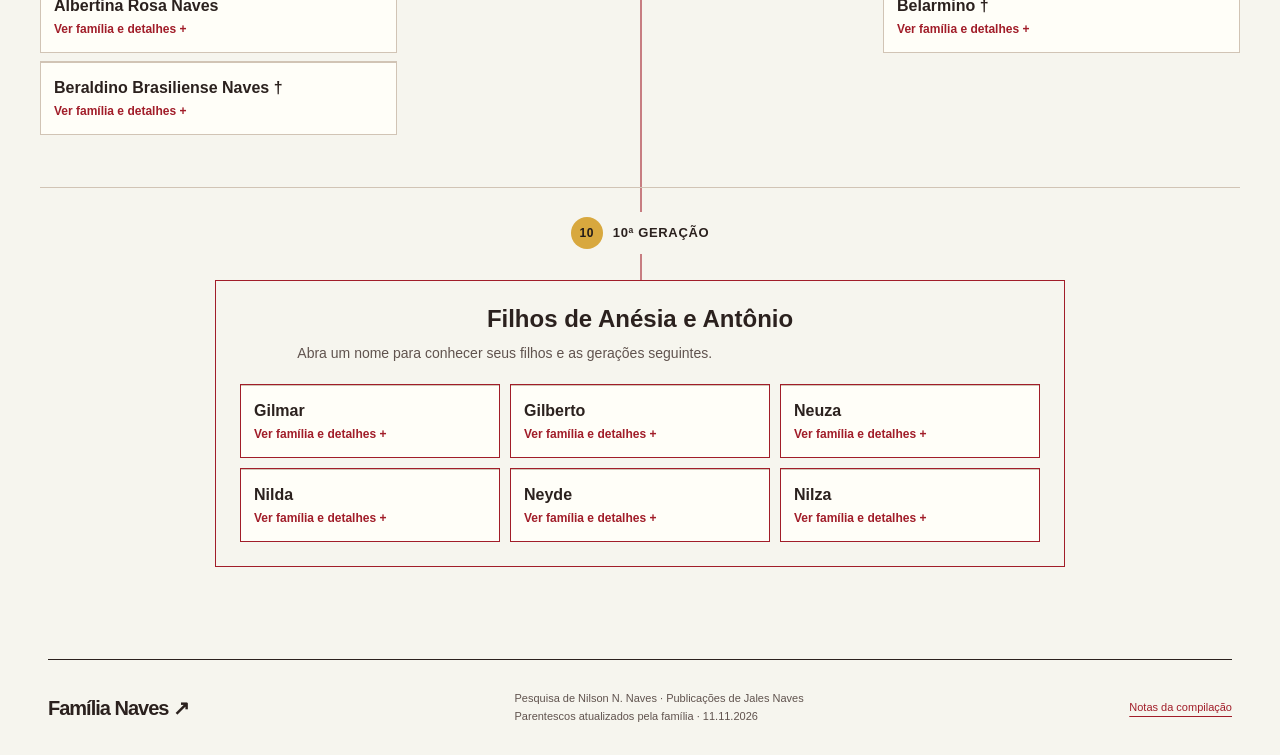
<file: familia.html>
<!doctype html><html lang="pt-BR"><head><meta charset="utf-8"><meta name="viewport" content="width=device-width,initial-scale=1"><title>Árvore genealógica — Família Naves</title><meta name="description" content="Linhagem histórica e seis ramos de Anésia em uma árvore genealógica por gerações."><link rel="icon" href="/favicon.svg" type="image/svg+xml"><link rel="stylesheet" href="/assets/atlas.css"><link rel="stylesheet" href="/assets/genealogy.css"><script src="/assets/theme.js"></script><script defer src="/assets/lineage.js"></script><script defer src="/assets/family.js"></script><script defer src="/assets/genealogy.js"></script></head><body>
<a class="skip" href="#conteudo">Pular para o conteúdo</a>
<header class="masthead"><a class="brand" href="/" aria-label="Família Naves, início"><img class="brand-symbol" src="/favicon.svg" alt="" width="40" height="42"><span>FAMÍLIA NAVES<small>Atlas de uma história em comum</small></span></a><nav aria-label="Principal"><a href="/arvore" aria-current="page">A família</a><a href="/linhagem">As origens</a><a href="/mapa">Os caminhos</a><button type="button" data-theme-toggle>Tema escuro</button></nav></header>
<main class="archive-main" id="conteudo"><section class="page-intro"><p class="eyeline">01 / ÁRVORE DA FAMÍLIA NAVES</p><h1>A nossa árvore genealógica.</h1><p class="dek">Da primeira geração conhecida aos filhos de Anésia e Antônio. Acompanhe a linha central e abra os outros ramos para descobrir mais.</p><p class="source-line">Registros históricos e atualizações familiares são identificados nos detalhes de cada pessoa. Pessoas falecidas permanecem na árvore.</p></section>
<section class="explorer-controls" aria-label="Navegação da família"><form id="family-search-form" role="search"><label for="family-search">Buscar uma pessoa</label><input type="search" id="family-search" autocomplete="off" placeholder="Digite um nome"><div id="family-results" class="family-results" hidden></div></form><label for="generation-select">Explorar por geração<select id="generation-select"><option value="">Escolha uma geração</option></select></label><div class="explorer-actions"><button type="button" id="family-back">← Voltar</button><button type="button" id="family-origins">Ir às origens</button></div></section><p id="explorer-status" class="explorer-status" role="status" aria-live="polite"></p><div id="family-explorer" class="family-explorer" aria-label="Parentescos da pessoa selecionada"></div><noscript><p>Ative o JavaScript para explorar os parentescos. <a href="/arvore_naves.html">Leia a compilação histórica</a>.</p></noscript>
</main><footer class="archive-footer"><a class="footer-brand" href="/">Família Naves ↗</a><p>Pesquisa de Nilson N. Naves · Publicações de Jales Naves<br>Parentescos atualizados pela família · 11.11.2026</p><a href="/arvore_naves.html">Notas da compilação</a></footer></body></html>
</file>
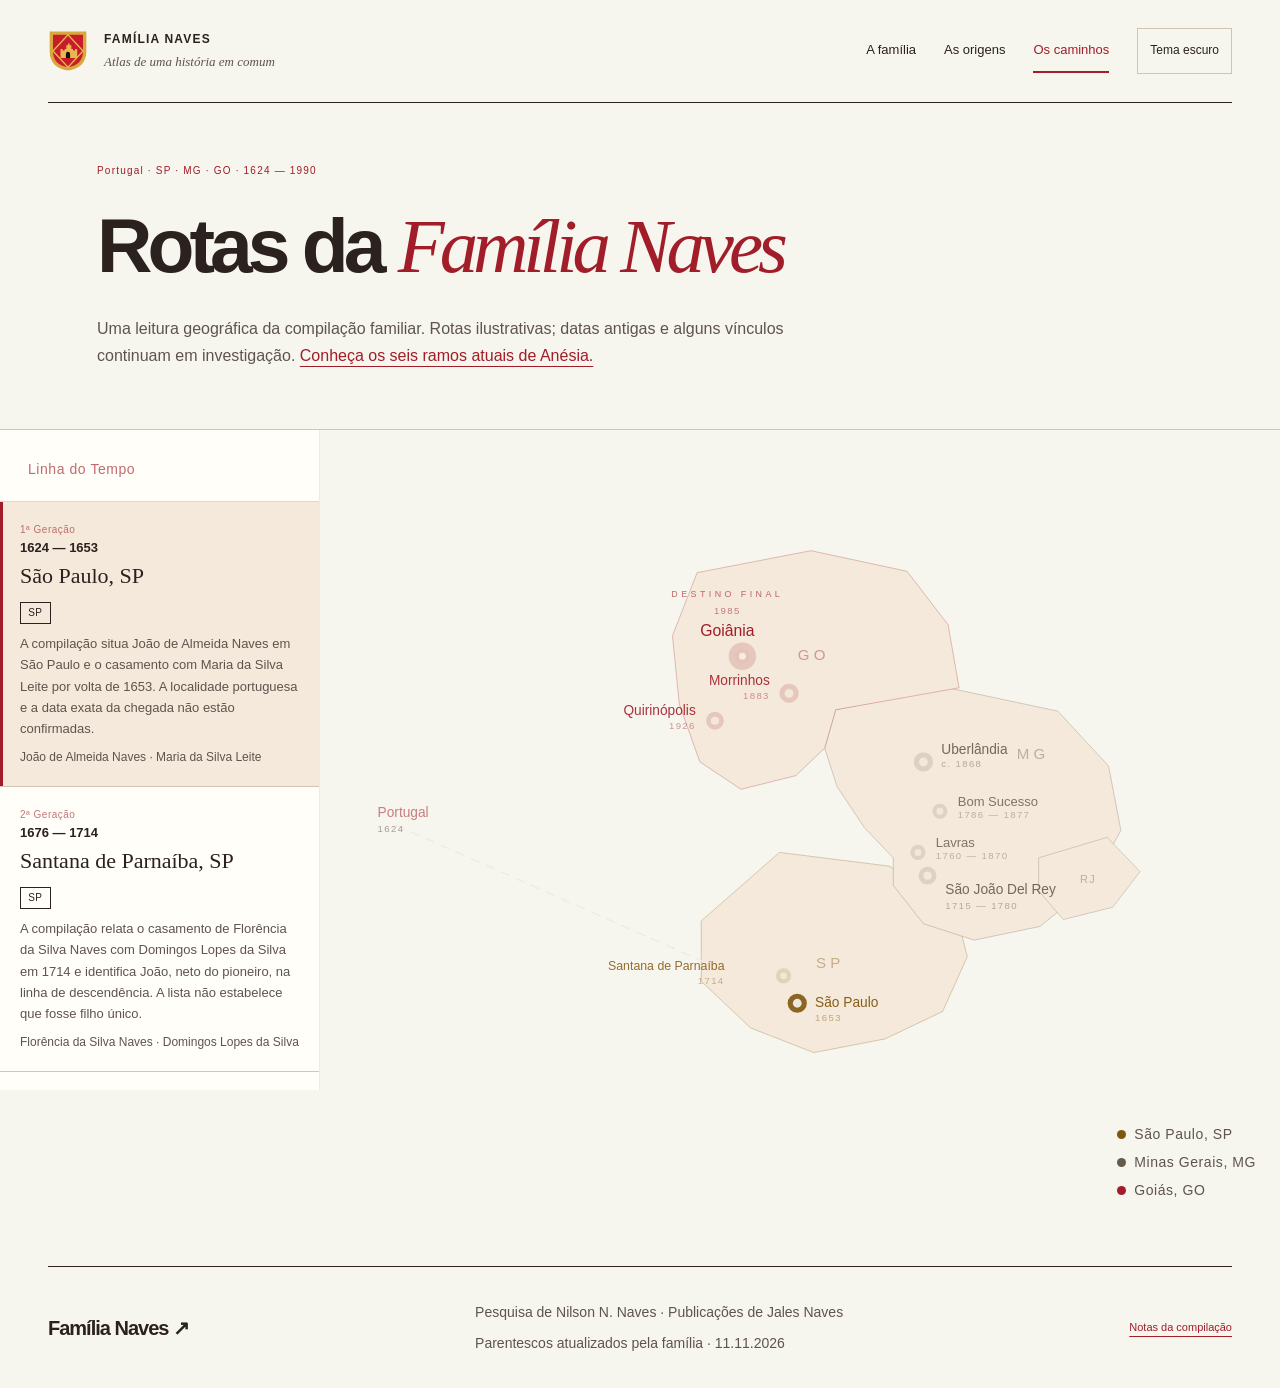
<file: mapa_migracao_naves.html>
<!DOCTYPE html>
<html lang="pt-BR">
<head>
<meta charset="UTF-8">
<meta name="viewport" content="width=device-width, initial-scale=1.0">
<title>Família Naves — Mapa de Migração</title>
<link rel="icon" href="/favicon.svg" type="image/svg+xml">
<script src="/assets/theme.js"></script>
<style>
*, *::before, *::after { box-sizing: border-box; margin: 0; padding: 0; }
html { font-size: 16px; }
body {
  background: var(--color-bg-canvas);
  color: var(--color-text-primary);
  font-family: var(--font-body);
  overflow-x: hidden;
}
body::after {
  content: '';
  position: fixed; inset: 0;
  background-image: none;
  pointer-events: none; z-index: 9999;
}

/* HERO */
.hero {
  text-align: center;
  padding: 4.5rem 2rem 2.5rem;
  position: relative;
}
.hero::after {
  content: '';
  position: absolute;
  bottom: 0; left: 50%;
  transform: translateX(-50%);
  width: 1px; height: 2.5rem;
  background: var(--color-bg-canvas);
}
.hero-eye {
  font-family: var(--font-body);
  font-size: 0.875rem; letter-spacing: 0.04em;
  color: var(--color-link); opacity: 0.7;
  margin-bottom: 1.5rem;
}
.hero-title {
  font-size: clamp(2.5rem, 7vw, 5.5rem);
  font-weight: 400; line-height: 0.9;
  margin-bottom: 0.5rem;
}
.hero-title em { font-style: normal; color: var(--color-link); }
.hero-rule {
  width: 80px; height: 1px;
  background: var(--color-bg-canvas);
  margin: 1.5rem auto;
}
.hero-sub {
  font-size: 1.1rem; font-style: normal;
  color: var(--color-text-muted); font-weight: 400;
  max-width: 480px; margin: 0 auto; line-height: 1.6;
}

/* STATS BAR */
.stats-bar {
  display: flex; justify-content: center;
  border-top: 1px solid var(--color-border-subtle);
  border-bottom: 1px solid var(--color-border-subtle);
  margin-top: 3rem;
}
.sbar { padding: 1.1rem 2.5rem; text-align: center; border-right: 1px solid var(--color-border-subtle); flex: 1; max-width: 180px; }
.sbar:last-child { border-right: none; }
.sbar-n { font-size: 1.8rem; font-weight: 600; color: var(--color-link); line-height: 1; display: block; }
.sbar-l { font-size: 0.875rem; font-style: normal; color: var(--color-text-muted); letter-spacing: 0.05em; display: block; margin-top: 0.2rem; }

/* MAIN LAYOUT */
.layout {
  display: grid;
  grid-template-columns: 320px 1fr;
  min-height: calc(100vh - 240px);
  margin-top: 0;
}
@media (max-width: 850px) {
  .layout { grid-template-columns: 1fr; }
  .map-area { min-height: 55vw; }
}

/* TIMELINE */
.timeline {
  background: var(--color-bg-surface);
  border-right: 1px solid var(--color-bg-raised);
  overflow-y: auto;
  max-height: calc(100vh - 240px);
  position: sticky; top: 0;
}
.tl-head {
  font-family: var(--font-body);
  font-size: 0.875rem; letter-spacing: 0.04em;
  color: var(--color-link); opacity: 0.65;
  padding: 1.75rem 1.75rem 1.25rem;
  border-bottom: 1px solid var(--color-border-subtle);
}
.tl-item {
  padding: 1.4rem 1.75rem;
  cursor: pointer;
  border-left: 3px solid transparent;
  transition: all 0.3s;
  position: relative;
}
.tl-item:hover { background: var(--color-bg-raised); border-left-color: var(--color-bg-raised); }
.tl-item.active { background: var(--color-bg-raised); border-left-color: var(--color-link); }
.tl-gen { font-size: 0.875rem; letter-spacing: 0.04em; color: var(--color-link); opacity: 0.6; margin-bottom: 0.2rem; }
.tl-year { font-size: 1.35rem; font-weight: 600; color: var(--color-text-primary); line-height: 1; margin-bottom: 0.25rem; }
.tl-city { font-size: 0.95rem; font-style: normal; margin-bottom: 0.3rem; }
.tl-badge {
  display: inline-block;
  padding: 0.12rem 0.45rem;
  font-size: 0.875rem; letter-spacing: 0.04em;
  border: 1px solid; margin-bottom: 0.55rem;
  border-radius: 0;
}
.tl-desc { font-size: 0.875rem; color: var(--color-text-muted); line-height: 1.65; font-weight: 400; }
.tl-names { font-size: 0.875rem; font-style: normal; color: var(--color-border-subtle); margin-top: 0.5rem; line-height: 1.5; transition: color 0.3s; }
.tl-item.active .tl-names, .tl-item:hover .tl-names { color: var(--color-text-muted); }

/* MAP AREA */
.map-area {
  position: relative;
  background: var(--color-bg-surface);
  display: flex; align-items: center; justify-content: center;
  overflow: hidden;
}
.map-area::before {
  content: '';
  position: absolute; inset: 0;
  background:
    var(--color-bg-canvas);
  pointer-events: none;
}
.map-area::after {
  content: '';
  position: absolute; inset: 0;
  background-image:
    var(--color-bg-canvas);
  background-size: 44px 44px;
  pointer-events: none;
}
#mapSvg {
  width: 100%; height: 100%;
  min-height: 520px;
  position: relative; z-index: 1;
}

/* Dot animation */
.city-dot { cursor: pointer; transition: opacity 0.4s; }
.city-dot.inactive { opacity: 0.18; }
.pulse-ring {
  animation: pring 2.8s ease-out infinite;
  transform-box: fill-box; transform-origin: center;
}
@keyframes pring {
  0% { r: 9; opacity: 0.7; }
  100% { r: 22; opacity: 0; }
}

/* Route */
.route-seg {
  stroke: var(--color-link);
  stroke-width: 1.5;
  fill: none;
  opacity: 0.75;
  stroke-dasharray: 600;
  stroke-dashoffset: 600;
  transition: stroke-dashoffset 1.4s cubic-bezier(0.4,0,0.2,1);
  filter: none;
}
.route-seg.visible { stroke-dashoffset: 0; }
.route-dashed {
  stroke: var(--color-bg-raised);
  stroke-width: 1;
  fill: none;
  stroke-dasharray: 7 5;
}

/* Tooltip */
.tooltip {
  position: absolute;
  background: var(--color-bg-surface);
  border: 1px solid var(--color-border-control);
  padding: 0.85rem 1.1rem;
  pointer-events: none; z-index: 200;
  max-width: 210px;
  opacity: 0; transition: opacity 0.2s;

}
.tooltip.show { opacity: 1; }
.tt-city { font-size: 1rem; font-style: normal; color: var(--color-link); margin-bottom: 0.2rem; }
.tt-gen { font-size: 0.875rem; letter-spacing: 0.04em; color: var(--color-link); opacity: 0.65; margin-bottom: 0.35rem; }
.tt-names { font-size: 0.875rem; color: var(--color-text-muted); line-height: 1.55; font-style: normal; }

/* Legend */
.map-legend {
  position: absolute; bottom: 1.5rem; right: 1.5rem;
  z-index: 10; display: flex; flex-direction: column; gap: 0.35rem;
}
.leg { display: flex; align-items: center; gap: 0.5rem; font-size: 0.875rem; letter-spacing: 0.04em; color: var(--color-text-muted); }
.leg-dot { width: 9px; height: 9px; border-radius: 50%; flex-shrink: 0; }

/* BACK BUTTON */
.back-btn {
  position: fixed; top: 1.25rem; left: 1.25rem; z-index: 600;
  display: inline-flex; align-items: center; gap: 0.45rem;
  font-family: var(--font-body);
  font-size: 0.875rem; letter-spacing: 0.04em;
  color: var(--color-text-muted); text-decoration: none;
  border: 1px solid var(--color-border-subtle);
  padding: 0.5rem 0.9rem 0.5rem 0.7rem;
  background: var(--color-bg-surface);

  transition: color 0.25s, border-color 0.25s;
}
.back-btn:hover { color: var(--color-link); border-color: var(--color-border-control); }
.back-btn svg { width: 14px; height: 14px; flex-shrink: 0; }

/* FOOTER */
footer {
  text-align: center;
  padding: 4rem 2rem;
  border-top: 1px solid var(--color-border-subtle);
}
footer p { font-size: 0.875rem; font-style: normal; color: var(--color-text-muted); line-height: 2.2; }
</style>

<link rel="stylesheet" href="/assets/atlas.css">
</head>
<body class="atlas-history">
<a class="skip" href="#conteudo">Pular para o conteúdo</a>
<header class="masthead"><a class="brand" href="/" aria-label="Família Naves, início"><img class="brand-symbol" src="/favicon.svg" alt="" width="40" height="42"><span>FAMÍLIA NAVES<small>Atlas de uma história em comum</small></span></a><nav aria-label="Principal"><a href="/arvore">A família</a><a href="/linhagem">As origens</a><a href="/mapa" aria-current="page">Os caminhos</a><button type="button" data-theme-toggle>Tema escuro</button></nav></header>

<header class="hero">
  <p class="hero-eye">Portugal · SP · MG · GO · 1624 — 1990</p>
  <h1 class="hero-title">Rotas da <em>Família Naves</em></h1>
  <div class="hero-rule"></div>
  <p class="hero-sub">Uma leitura geográfica da compilação familiar. Rotas ilustrativas; datas antigas e alguns vínculos continuam em investigação. <a href="/arvore">Conheça os seis ramos atuais de Anésia.</a></p>
</header>

<div class="stats-bar">
  <div class="sbar"><span class="sbar-n">~4.000</span><span class="sbar-l">km percorridos</span></div>
  <div class="sbar"><span class="sbar-n">11</span><span class="sbar-l">gerações</span></div>
  <div class="sbar"><span class="sbar-n">370</span><span class="sbar-l">anos</span></div>
  <div class="sbar"><span class="sbar-n">8</span><span class="sbar-l">cidades</span></div>
</div>


<div class="layout">
  <aside class="timeline">
    <div class="tl-head">Linha do Tempo</div>
    <div id="tlList"></div>
  </aside>
  <section class="map-area" id="mapArea">
    <div class="map-legend">
      <div class="leg"><div class="leg-dot" style="background:var(--chart-secondary)"></div>São Paulo, SP</div>
      <div class="leg"><div class="leg-dot" style="background:var(--chart-neutral)"></div>Minas Gerais, MG</div>
      <div class="leg"><div class="leg-dot" style="background:var(--chart-primary)"></div>Goiás, GO</div>
    </div>
    <div class="tooltip" id="tooltip"></div>

    <svg aria-label="Rotas de migração da família Naves; detalhes e seleção de etapas na linha do tempo" id="mapSvg" viewBox="0 0 700 580" preserveAspectRatio="xMidYMid meet">
      <defs>





        <marker id="arr" markerWidth="7" markerHeight="7" refX="5" refY="3" orient="auto">
          <path d="M0,0 L0,6 L7,3 z" fill="var(--color-bg-raised)"/>
        </marker>
      </defs>

      <!-- STATE SHAPES (simplified) -->
      <!-- São Paulo -->
      <path d="M278,358 L335,308 L415,318 L462,345 L472,384 L454,424 L412,444 L360,454 L314,436 L278,402 Z"
        fill="var(--color-bg-raised)" stroke="var(--chart-secondary)" stroke-width="0.7" stroke-opacity="0.28"/>
      <text x="372" y="392" fill="var(--chart-secondary)" fill-opacity="0.4" font-size="11"
        font-family="Arial, sans-serif" letter-spacing="3" text-anchor="middle">SP</text>

      <!-- Minas Gerais -->
      <path d="M376,204 L458,188 L538,205 L575,245 L584,292 L562,332 L525,362 L477,372 L440,360 L418,332 L418,312 L397,290 L377,260 L368,232 Z"
        fill="var(--color-bg-raised)" stroke="var(--chart-neutral)" stroke-width="0.7" stroke-opacity="0.28"/>
      <text x="520" y="240" fill="var(--chart-neutral)" fill-opacity="0.4" font-size="11"
        font-family="Arial, sans-serif" letter-spacing="3" text-anchor="middle">MG</text>

      <!-- Rio de Janeiro (small) -->
      <path d="M524,312 L574,297 L598,322 L578,348 L542,357 L524,336 Z"
        fill="var(--color-bg-raised)" stroke="var(--chart-neutral)" stroke-width="0.7" stroke-opacity="0.25"/>
      <text x="560" y="330" fill="var(--chart-neutral)" fill-opacity="0.4" font-size="8"
        font-family="Arial, sans-serif" letter-spacing="1" text-anchor="middle">RJ</text>

      <!-- Goiás -->
      <path d="M275,104 L358,88 L428,103 L458,142 L466,188 L376,204 L368,232 L347,252 L307,262 L277,242 L262,200 L257,150 Z"
        fill="var(--color-bg-raised)" stroke="var(--chart-primary)" stroke-width="0.7" stroke-opacity="0.28"/>
      <text x="360" y="168" fill="var(--chart-primary)" fill-opacity="0.4" font-size="11"
        font-family="Arial, sans-serif" letter-spacing="3" text-anchor="middle">GO</text>

      <!-- PORTUGAL arrow (dashed, from off-map) -->
      <line x1="55" y1="288" x2="348" y2="418" class="route-dashed" marker-end="url(#arr)"/>
      <text x="42" y="282" fill="var(--color-link)" fill-opacity="0.55" font-size="10"
        font-family="Arial, sans-serif" font-style="normal">Portugal</text>
      <text x="42" y="293" fill="var(--color-text-muted)" fill-opacity="0.55" font-size="7"
        font-family="Arial, sans-serif" letter-spacing="1">1624</text>

      <!-- ROUTE SEGMENTS (drawn progressively) -->
      <!-- Seg 0: SP → Santana de Parnaíba (short, within SP) -->
      <path id="seg0" class="route-seg" d="M348,418 C348,418 342,406 338,398"/>
      <!-- Seg 1: Parnaíba → São João Del Rey MG -->
      <path id="seg1" class="route-seg" d="M338,398 C338,398 370,380 400,360 C420,346 435,336 443,325"/>
      <!-- Seg 2: São João → Lavras MG -->
      <path id="seg2" class="route-seg" d="M443,325 C443,325 440,315 436,308"/>
      <!-- Seg 3: Lavras → Bom Sucesso MG -->
      <path id="seg3" class="route-seg" d="M436,308 C436,308 445,292 452,278"/>
      <!-- Seg 4: Bom Sucesso → Uberlândia MG -->
      <path id="seg4" class="route-seg" d="M452,278 C452,278 448,262 440,242"/>
      <!-- Seg 5: Uberlândia → Morrinhos GO -->
      <path id="seg5" class="route-seg" d="M440,242 C440,242 410,228 382,210 C362,196 350,192 342,192"/>
      <!-- Seg 6: Morrinhos → Quirinópolis GO -->
      <path id="seg6" class="route-seg" d="M342,192 C342,192 318,198 288,212"/>
      <!-- Seg 7: Quirinópolis → Goiânia GO -->
      <path id="seg7" class="route-seg" d="M288,212 C288,212 295,190 308,165"/>

      <!-- CITY DOTS -->
      <!-- 0: São Paulo -->
      <g class="city-dot" id="dot-0" data-idx="0">
        <circle cx="348" cy="418" r="14" fill="transparent"/>
        <circle class="pulse-ring" cx="348" cy="418" r="9" fill="none" stroke="var(--chart-secondary)" stroke-width="1.2" opacity="0"/>
        <circle cx="348" cy="418" r="7" fill="var(--chart-secondary)" fill-opacity="0.9"/>
        <circle cx="348" cy="418" r="3.2" fill="white" fill-opacity="0.85"/>
      </g>
      <text x="361" y="421" fill="var(--chart-secondary)" fill-opacity="0.95" font-size="10"
        font-family="Arial, sans-serif" font-style="normal">São Paulo</text>
      <text x="361" y="431" fill="var(--chart-secondary)" fill-opacity="0.45" font-size="7"
        font-family="Arial, sans-serif" letter-spacing="1">1653</text>

      <!-- 1: Santana de Parnaíba -->
      <g class="city-dot inactive" id="dot-1" data-idx="1">
        <circle cx="338" cy="398" r="14" fill="transparent"/>
        <circle class="pulse-ring" cx="338" cy="398" r="7" fill="none" stroke="var(--chart-secondary)" stroke-width="1" opacity="0"/>
        <circle cx="338" cy="398" r="5.5" fill="var(--chart-secondary)" fill-opacity="0.85"/>
        <circle cx="338" cy="398" r="2.5" fill="white" fill-opacity="0.8"/>
      </g>
      <text x="295" y="394" fill="var(--chart-secondary)" fill-opacity="0.85" font-size="9"
        font-family="Arial, sans-serif" font-style="normal" text-anchor="end">Santana de Parnaíba</text>
      <text x="295" y="404" fill="var(--chart-secondary)" fill-opacity="0.4" font-size="7"
        font-family="Arial, sans-serif" letter-spacing="1" text-anchor="end">1714</text>

      <!-- 2: São João Del Rey / Lavras entry -->
      <g class="city-dot inactive" id="dot-2" data-idx="2">
        <circle cx="443" cy="325" r="14" fill="transparent"/>
        <circle class="pulse-ring" cx="443" cy="325" r="8" fill="none" stroke="var(--chart-neutral)" stroke-width="1" opacity="0"/>
        <circle cx="443" cy="325" r="6.5" fill="var(--chart-neutral)" fill-opacity="0.9"/>
        <circle cx="443" cy="325" r="3" fill="white" fill-opacity="0.85"/>
      </g>
      <text x="456" y="338" fill="var(--chart-neutral)" fill-opacity="0.9" font-size="10"
        font-family="Arial, sans-serif" font-style="normal">São João Del Rey</text>
      <text x="456" y="349" fill="var(--chart-neutral)" fill-opacity="0.45" font-size="7"
        font-family="Arial, sans-serif" letter-spacing="1">1715 — 1780</text>

      <!-- 3: Lavras -->
      <g class="city-dot inactive" id="dot-3" data-idx="3">
        <circle cx="436" cy="308" r="14" fill="transparent"/>
        <circle class="pulse-ring" cx="436" cy="308" r="7" fill="none" stroke="var(--chart-neutral)" stroke-width="1" opacity="0"/>
        <circle cx="436" cy="308" r="5.5" fill="var(--chart-neutral)" fill-opacity="0.85"/>
        <circle cx="436" cy="308" r="2.5" fill="white" fill-opacity="0.8"/>
      </g>
      <text x="449" y="304" fill="var(--chart-neutral)" fill-opacity="0.82" font-size="9.5"
        font-family="Arial, sans-serif" font-style="normal">Lavras</text>
      <text x="449" y="313" fill="var(--chart-neutral)" fill-opacity="0.4" font-size="7"
        font-family="Arial, sans-serif" letter-spacing="1">1760 — 1870</text>

      <!-- 4: Bom Sucesso -->
      <g class="city-dot inactive" id="dot-4" data-idx="4">
        <circle cx="452" cy="278" r="14" fill="transparent"/>
        <circle class="pulse-ring" cx="452" cy="278" r="7" fill="none" stroke="var(--chart-neutral)" stroke-width="1" opacity="0"/>
        <circle cx="452" cy="278" r="5.5" fill="var(--chart-neutral)" fill-opacity="0.85"/>
        <circle cx="452" cy="278" r="2.5" fill="white" fill-opacity="0.8"/>
      </g>
      <text x="465" y="274" fill="var(--chart-neutral)" fill-opacity="0.82" font-size="9.5"
        font-family="Arial, sans-serif" font-style="normal">Bom Sucesso</text>
      <text x="465" y="283" fill="var(--chart-neutral)" fill-opacity="0.4" font-size="7"
        font-family="Arial, sans-serif" letter-spacing="1">1786 — 1877</text>

      <!-- 5: Uberlândia -->
      <g class="city-dot inactive" id="dot-5" data-idx="5">
        <circle cx="440" cy="242" r="14" fill="transparent"/>
        <circle class="pulse-ring" cx="440" cy="242" r="8.5" fill="none" stroke="var(--chart-neutral)" stroke-width="1.2" opacity="0"/>
        <circle cx="440" cy="242" r="7" fill="var(--chart-neutral)" fill-opacity="0.9"/>
        <circle cx="440" cy="242" r="3.2" fill="white" fill-opacity="0.85"/>
      </g>
      <text x="453" y="236" fill="var(--chart-neutral)" fill-opacity="0.9" font-size="10"
        font-family="Arial, sans-serif" font-style="normal">Uberlândia</text>
      <text x="453" y="246" fill="var(--chart-neutral)" fill-opacity="0.45" font-size="7"
        font-family="Arial, sans-serif" letter-spacing="1">c. 1868</text>

      <!-- 6: Morrinhos -->
      <g class="city-dot inactive" id="dot-6" data-idx="6">
        <circle cx="342" cy="192" r="14" fill="transparent"/>
        <circle class="pulse-ring" cx="342" cy="192" r="8.5" fill="none" stroke="var(--chart-primary)" stroke-width="1.2" opacity="0"/>
        <circle cx="342" cy="192" r="7" fill="var(--chart-primary)" fill-opacity="0.9"/>
        <circle cx="342" cy="192" r="3.2" fill="white" fill-opacity="0.85"/>
      </g>
      <text x="328" y="186" fill="var(--chart-primary)" fill-opacity="0.9" font-size="10"
        font-family="Arial, sans-serif" font-style="normal" text-anchor="end">Morrinhos</text>
      <text x="328" y="196" fill="var(--chart-primary)" fill-opacity="0.45" font-size="7"
        font-family="Arial, sans-serif" letter-spacing="1" text-anchor="end">1883</text>

      <!-- 7: Quirinópolis -->
      <g class="city-dot inactive" id="dot-7" data-idx="7">
        <circle cx="288" cy="212" r="14" fill="transparent"/>
        <circle class="pulse-ring" cx="288" cy="212" r="8" fill="none" stroke="var(--chart-primary)" stroke-width="1.2" opacity="0"/>
        <circle cx="288" cy="212" r="6.5" fill="var(--chart-primary)" fill-opacity="0.9"/>
        <circle cx="288" cy="212" r="3" fill="white" fill-opacity="0.85"/>
      </g>
      <text x="274" y="208" fill="var(--chart-primary)" fill-opacity="0.9" font-size="10"
        font-family="Arial, sans-serif" font-style="normal" text-anchor="end">Quirinópolis</text>
      <text x="274" y="218" fill="var(--chart-primary)" fill-opacity="0.45" font-size="7"
        font-family="Arial, sans-serif" letter-spacing="1" text-anchor="end">1926</text>

      <!-- 8: Goiânia FINAL -->
      <g class="city-dot inactive" id="dot-8" data-idx="8">
        <circle cx="308" cy="165" r="14" fill="transparent"/>
        <circle class="pulse-ring" cx="308" cy="165" r="11" fill="none" stroke="var(--chart-primary)" stroke-width="1.5" opacity="0"/>
        <circle cx="308" cy="165" r="10" fill="var(--chart-primary)" fill-opacity="0.9"/>
        <circle cx="308" cy="165" r="5.5" fill="var(--chart-primary)" fill-opacity="0.95"/>
        <circle cx="308" cy="165" r="2.5" fill="white"/>
      </g>
      <text x="297" y="150" fill="var(--chart-primary)" fill-opacity="1" font-size="11.5"
        font-family="Arial, sans-serif" font-style="normal" text-anchor="middle">Goiânia</text>
      <text x="297" y="122" fill="var(--chart-primary)" fill-opacity="0.65" font-size="6.5"
        font-family="Arial, sans-serif" letter-spacing="2.5" text-anchor="middle">DESTINO FINAL</text>
      <text x="297" y="134" fill="var(--chart-primary)" fill-opacity="0.55" font-size="7"
        font-family="Arial, sans-serif" letter-spacing="1" text-anchor="middle">1985</text>
    </svg>
  </section>
</div>

<footer class="archive-footer"><a class="footer-brand" href="/">Família Naves ↗</a><p>Pesquisa de Nilson N. Naves · Publicações de Jales Naves<br>Parentescos atualizados pela família · 11.11.2026</p><a href="/arvore_naves.html">Notas da compilação</a></footer>

<script>
const STOPS = [
  { city:'São Paulo, SP', year:'1624 — 1653', gen:'1ª Geração', state:'SP', col:'var(--chart-secondary)',
    desc:'A compilação situa João de Almeida Naves em São Paulo e o casamento com Maria da Silva Leite por volta de 1653. A localidade portuguesa e a data exata da chegada não estão confirmadas.',
    names:'João de Almeida Naves · Maria da Silva Leite', seg:null },
  { city:'Santana de Parnaíba, SP', year:'1676 — 1714', gen:'2ª Geração', state:'SP', col:'var(--chart-secondary)',
    desc:'A compilação relata o casamento de Florência da Silva Naves com Domingos Lopes da Silva em 1714 e identifica João, neto do pioneiro, na linha de descendência. A lista não estabelece que fosse filho único.',
    names:'Florência da Silva Naves · Domingos Lopes da Silva', seg:'seg0' },
  { city:'São João Del Rey, MG', year:'1715 — 1780', gen:'3ª Geração', state:'MG', col:'var(--chart-neutral)',
    desc:'João de Almeida Naves (neto) migra para Minas Gerais acompanhando a corrida do ouro. Casa-se com Luzia Moreira da Fonseca. A família se interioriza.',
    names:'João de Almeida Naves (neto) · Luzia Moreira da Fonseca', seg:'seg1' },
  { city:'Lavras, MG', year:'1760 — 1831', gen:'4ª Geração', state:'MG', col:'var(--chart-neutral)',
    desc:'O PDF lista doze filhos de João Naves Damasceno e Anna Vittoria de São Thomé. O resumo do inventário menciona onze herdeiros; as duas contagens exigem reconciliação. O dia da morte de Damasceno também diverge entre as fontes.',
    names:'João Naves Damasceno · Anna Vittoria de São Thomé', seg:'seg2' },
  { city:'Bom Sucesso, MG', year:'1805 — 1882', gen:'5ª e 6ª Gerações', state:'MG', col:'var(--chart-neutral)',
    desc:'Manoel Antônio Naves e Maria Rita Nascimento (irmãos) geram descendentes que se unem entre si: Francisco de Paula Naves casa com Umbelina Rosa Naves (primos).',
    names:'Manoel Antônio Naves · Francisco de Paula Naves · Umbelina Rosa Naves', seg:'seg3' },
  { city:'Uberlândia, MG', year:'1868 — 1955', gen:'7ª Geração', state:'MG', col:'var(--chart-neutral)',
    desc:'A compilação situa Américo Brasiliense Naves em Uberlândia. A identidade de sua esposa e mãe de Messias permanece em investigação. O PDF aponta morte em 1955, enquanto a árvore enviada aponta 1919.',
    names:'Américo Brasiliense Naves · identidade da esposa em investigação', seg:'seg4' },
  { city:'Morrinhos, GO', year:'1883 — 1938', gen:'8ª Geração', state:'GO', col:'var(--chart-primary)',
    desc:'Messias Brasiliense Naves cruza a fronteira para Goiás — a família entra no cerrado. Casa com Maria José Pereira em Morrinhos. Seis filhos.',
    names:'Messias Brasiliense Naves · Maria José Pereira', seg:'seg5' },
  { city:'Quirinópolis, GO', year:'1926 — 2013', gen:'9ª e 10ª Gerações', state:'GO', col:'var(--chart-primary)',
    desc:'Anésia Naves da Silva e Antônio Alves da Silva fixam raízes em Quirinópolis. Seu filho Gilmar Alves da Silva — o sujeito desta genealogia — nasce em 02.03.1958.',
    names:'Anésia Naves da Silva · Antônio Alves da Silva · Gilmar Alves da Silva', seg:'seg6' },
  { city:'Goiânia, GO', year:'1985 — presente', gen:'11ª Geração', state:'GO', col:'var(--chart-primary)',
    desc:'Brunno e Rodrigo são naturais de Goiânia, conforme confirmação familiar. A família continua nas gerações seguintes: a árvore atual reúne os seis ramos de Anésia, com os parentescos fornecidos pela família.',
    names:'Fábio Henrique Fagundes Alves · Brunno Teodoro Alves · Rodrigo Teodoro Alves', seg:'seg7' }
];

let activeIdx = 0;

// Build timeline
const tlList = document.getElementById('tlList');
STOPS.forEach((s, i) => {
  const div = document.createElement('button');
  div.type = 'button';
  div.setAttribute('aria-pressed', String(i === 0));
  div.className = 'tl-item' + (i === 0 ? ' active' : '');
  div.dataset.idx = i;
  div.innerHTML = `
    <span class="tl-gen">${s.gen}</span>
    <span class="tl-year">${s.year}</span>
    <span class="tl-city">${s.city}</span>
    <span class="tl-badge">${s.state}</span>
    <span class="tl-desc">${s.desc}</span>
    <span class="tl-names">${s.names}</span>`;
  div.addEventListener('click', () => activate(i));
  tlList.appendChild(div);
});

function activate(idx) {
  activeIdx = idx;
  // Timeline
  document.querySelectorAll('.tl-item').forEach((el,i) => {
    el.classList.toggle('active', i === idx);
    el.setAttribute('aria-pressed', String(i === idx));
  });
  // Dots
  document.querySelectorAll('.city-dot').forEach(dot => {
    const di = parseInt(dot.dataset.idx);
    dot.classList.toggle('inactive', di > idx);
  });
  // Route segments: reveal all up to this step
  STOPS.forEach((s, i) => {
    if (!s.seg) return;
    const el = document.getElementById(s.seg);
    if (!el) return;
    if (i <= idx) el.classList.add('visible');
    else el.classList.remove('visible');
  });
}

// Tooltip
const tooltip = document.getElementById('tooltip');
const mapArea = document.getElementById('mapArea');

document.querySelectorAll('.city-dot').forEach(dot => {
  dot.setAttribute('role', 'button');
  dot.setAttribute('tabindex', '0');
  dot.setAttribute('aria-label', STOPS[Number(dot.dataset.idx)].city);
  dot.addEventListener('keydown', event => {
    if (event.key === 'Enter' || event.key === ' ') {
      event.preventDefault();
      activate(Number(dot.dataset.idx));
    }
  });
  const showTooltip = () => {
    const i = parseInt(dot.dataset.idx);
    if (i >= STOPS.length) return;
    const s = STOPS[i];
    tooltip.innerHTML = `
      <div class="tt-gen">${s.gen}</div>
      <div class="tt-city">${s.city}</div>
      <div class="tt-names">${s.names}</div>`;
    const area = mapArea.getBoundingClientRect();
    const marker = dot.getBoundingClientRect();
    tooltip.style.left = Math.max(8, Math.min(marker.left - area.left + 20, area.width - 220)) + 'px';
    tooltip.style.top = Math.max(8, marker.top - area.top - 80) + 'px';
    tooltip.classList.add('show');
  };
  dot.addEventListener('mouseenter', showTooltip);
  dot.addEventListener('focus', showTooltip);
  dot.addEventListener('blur', () => tooltip.classList.remove('show'));
  dot.addEventListener('mouseleave', () => tooltip.classList.remove('show'));
  dot.addEventListener('mousemove', e => {
    const r = mapArea.getBoundingClientRect();
    tooltip.style.left = (e.clientX - r.left + 14) + 'px';
    tooltip.style.top = (e.clientY - r.top - 18) + 'px';
  });
  dot.addEventListener('click', () => activate(parseInt(dot.dataset.idx)));
});

// Init: show first dot active, rest inactive
document.querySelectorAll('.city-dot').forEach(dot => {
  if (parseInt(dot.dataset.idx) > 0) dot.classList.add('inactive');
});

</script>
</body>
</html>
</file>
<file: assets/atlas.css>
/* The Naves atlas: original site-specific presentation, no framework imports. */
:root{
  color-scheme:light;--paper:#f6f5ee;--sheet:#fffef8;--ink:#2b211e;--muted:#60534e;--accent:#a11d29;--on-accent:#fffef8;--gold:#d8a83e;--on-gold:#211a19;--red:#a11d29;--line:#d1c4b5;--wash:#f4e9da;--night:#211a19;
  --color-bg-canvas:var(--paper);--color-bg-surface:var(--sheet);--color-bg-raised:var(--wash);--color-text-primary:var(--ink);--color-text-muted:var(--muted);--color-border-subtle:var(--line);--color-border-control:var(--line);--color-link:var(--accent);--font-body:Arial,Helvetica,sans-serif;--chart-primary:var(--accent);--chart-secondary:#80560e;--chart-neutral:#655b4a;
}
:root[data-theme=dark]{color-scheme:dark;--paper:#211a19;--sheet:#302321;--ink:#f7efe1;--muted:#c9b9aa;--accent:#ffb4ad;--on-accent:#211a19;--gold:#e7b94e;--on-gold:#211a19;--red:#ffb4ad;--line:#67544a;--wash:#49332a;--night:#171210;--chart-secondary:#e6bc63;--chart-neutral:#c1b4a1}
*{box-sizing:border-box}html{scroll-behavior:auto}body{margin:0;background:var(--paper);color:var(--ink);font:16px/1.6 Arial,Helvetica,sans-serif}a{color:var(--accent);text-underline-offset:5px}button,input,select{font:inherit}button,a,input,select,summary{-webkit-tap-highlight-color:transparent}button{cursor:pointer}button:active,.action:active{transform:translateY(1px)}a:focus-visible,button:focus-visible,input:focus-visible,select:focus-visible,summary:focus-visible{outline:3px solid var(--accent);outline-offset:5px}button,input,select{min-height:46px}h1,h2,h3,p{margin-top:0}h1,h2,h3{font-family:Arial,Helvetica,sans-serif}h1,h2{font-weight:700;letter-spacing:-.065em;line-height:.98}h2{font-size:clamp(2.2rem,4.5vw,4.3rem)}p{max-width:68ch}em{font-family:Georgia,'Times New Roman',serif;font-weight:400}svg{max-width:100%}[hidden]{display:none!important}.skip{position:absolute;top:-100px;left:20px;z-index:999;background:var(--sheet);padding:12px}.skip:focus{top:12px}
.masthead,.archive-footer,.atlas-home main,.archive-main{width:min(1280px,100% - 96px);margin-inline:auto}.masthead{display:flex;justify-content:space-between;gap:24px;align-items:center;padding:28px 0;border-bottom:1px solid var(--ink)}.brand{display:flex;gap:16px;align-items:center;text-decoration:none;color:var(--ink);font-size:12px;font-weight:700;letter-spacing:.1em}.brand small{display:block;font:italic 13px/1.5 Georgia,serif;letter-spacing:0;margin-top:3px;color:var(--muted)}.brand-symbol{display:block;width:40px;height:42px;flex:none}.masthead nav{display:flex;align-items:center;gap:28px}.masthead nav a{font-size:13px;text-decoration:none;min-height:44px;display:flex;align-items:center;color:var(--ink);border-bottom:2px solid transparent}.masthead nav a:hover,.masthead nav a[aria-current]{border-color:var(--accent);color:var(--accent)}.masthead button{font-size:12px;background:transparent;border:1px solid var(--line);border-radius:0;padding:8px 12px;color:var(--ink)}
.eyeline{font-size:10px;letter-spacing:.13em;font-weight:700;line-height:1.5;color:var(--accent);margin-bottom:28px}.atlas-hero{display:grid;grid-template-columns:1fr 1.17fr;align-items:center;gap:16px;padding:64px 0 52px}.atlas-hero h1{font-size:clamp(3.8rem,6.4vw,6.8rem);margin-bottom:30px}.atlas-hero h1 em{letter-spacing:-.065em;color:var(--accent);font-size:.89em;white-space:nowrap}.dek{font-size:17px;color:var(--muted);line-height:1.65}.action{display:inline-flex;align-items:center;justify-content:space-between;gap:42px;min-height:52px;margin-top:18px;background:var(--accent);color:var(--on-accent);padding:12px 20px;text-decoration:none;font-size:13px;font-weight:700}.action:hover{box-shadow:4px 4px 0 var(--line)}.action span{font-size:24px;line-height:1}.hero-diagram{border-left:1px solid var(--line);padding-left:30px}.diagram-label{display:flex;justify-content:space-between;font-size:9px;font-weight:700;letter-spacing:.09em;color:var(--muted);margin:0}.hero-diagram svg{display:block;width:100%;overflow:visible}.hero-diagram svg text{text-anchor:middle;fill:var(--accent);font-family:Arial,sans-serif;font-weight:600;font-size:19px}.diagram-lines{stroke:var(--accent);stroke-width:2}.diagram-orbit{stroke:var(--line);stroke-dasharray:2 9;stroke-width:1}.diagram-center{fill:var(--accent)}.hero-diagram svg .center-name{fill:var(--on-accent);font-family:Georgia,serif;font-size:22px;font-weight:400}.hero-diagram svg .center-caption{fill:var(--on-accent);font-size:8px;font-weight:400;letter-spacing:1px}.atlas-node circle{fill:var(--paper);stroke:var(--accent);stroke-width:1.5;transition:fill 160ms ease}.atlas-node:hover circle,.atlas-node:focus circle{fill:var(--accent)}.atlas-node:hover text,.atlas-node:focus text{fill:var(--on-accent)}.atlas-node:focus-visible{outline:none}.atlas-node:focus-visible circle{stroke-width:5}.hero-diagram svg .node-index{font-size:10px;font-weight:400;letter-spacing:2px}.diagram-foot{text-align:center;font-size:12px;line-height:1.8;margin:0}.diagram-foot span{color:var(--muted);font:italic 13px Georgia,serif}
.chapter-index{display:grid;grid-template-columns:1fr 1.25fr;gap:70px;border-top:1px solid var(--ink);padding:64px 0 72px}.section-heading h2{margin-bottom:24px}.section-heading>p:last-child{font-size:14px;color:var(--muted)}.chapter-links{display:grid;grid-template-columns:1fr 1fr;column-gap:32px}.chapter-links a{min-height:100px;display:flex;align-items:center;gap:20px;border-bottom:1px solid var(--line);text-decoration:none;color:var(--ink);font-size:28px;letter-spacing:-.04em}.chapter-number{align-self:flex-start;margin-top:28px;font-size:10px;letter-spacing:.05em;color:var(--muted)}.chapter-arrow{margin-left:auto;color:var(--accent);font-size:23px;transition:transform 180ms ease}.chapter-links a:hover{color:var(--accent)}.chapter-links a:hover .chapter-arrow{transform:translate(3px,-3px)}
.paths-section{background:var(--accent);color:var(--on-accent);padding:56px;margin:0 -1px}.paths-section .eyeline,.paths-section .source-line{color:var(--on-accent)}.paths-section h2{max-width:700px}.route-graphic{display:flex;justify-content:space-between;align-items:center;gap:12px;border-top:1px solid currentColor;border-bottom:1px solid currentColor;padding:25px 0;margin:42px 0;font:italic clamp(1rem,2vw,1.7rem) Georgia,serif}.route-graphic i{font-style:normal;opacity:.6}.explore-links{display:grid;grid-template-columns:1fr 1fr;gap:32px;margin-bottom:32px}.explore-links a{display:grid;grid-template-columns:1fr auto;gap:8px;color:inherit;text-decoration:none;min-height:80px}.explore-links a>span:first-child{font-size:9px;letter-spacing:.12em;grid-column:1/-1}.explore-links strong{font-size:25px;font-weight:400;letter-spacing:-.04em}.explore-links a>span:last-child{font-size:28px}.source-line{font-size:12px;line-height:1.7;color:var(--muted)}.gathering{padding:72px 0;display:grid;grid-template-columns:1fr 1.25fr;gap:70px;align-items:center;border-bottom:1px solid var(--ink)}.date-block{text-align:center;color:var(--red);border:1px solid var(--red);padding:24px 20px;max-width:300px;transform:rotate(-3deg)}.date-block span{display:block;font-size:10px;letter-spacing:.12em}.date-block strong{display:block;font-size:150px;line-height:1.2;font-weight:400;letter-spacing:-.1em;padding-right:.1em}.gathering h2{font-size:clamp(2rem,4vw,3.7rem)}.sources{padding:64px 0;display:grid;grid-template-columns:1fr 1.25fr;gap:70px}.sources h2{font-size:clamp(2rem,3.5vw,3.2rem)}.sources p{font-size:14px}.sources a{display:flex;justify-content:space-between;align-items:center;min-height:52px;border-bottom:1px solid var(--line);text-decoration:none;font-size:13px;gap:12px}.sources .source-line{font-size:12px;margin-top:22px}.archive-footer{border-top:1px solid var(--ink);display:flex;justify-content:space-between;align-items:center;gap:24px;padding:30px 0;font-size:11px}.archive-footer p{margin:0;color:var(--muted)}.footer-brand{color:var(--ink);font-size:20px;font-weight:700;letter-spacing:-.05em;text-decoration:none}
/* Kinship chapters. Lines represent parent-child nesting, never marriage. */
.page-intro{padding:56px 0 30px;max-width:950px}.page-intro h1{font-size:clamp(2.6rem,5.8vw,5.7rem);margin:0 0 28px}.page-intro .eyeline{margin-bottom:22px}.page-intro .dek{max-width:58ch}.branch-jumps{display:flex;flex-wrap:wrap;border-block:1px solid var(--ink);gap:0}.branch-jumps a{display:flex;gap:12px;align-items:center;min-height:56px;padding:8px 24px 8px 0;margin-right:25px;text-decoration:none;color:var(--ink);font-size:14px}.branch-jumps span{font-size:9px;color:var(--accent)}.branch-jumps a:hover{color:var(--accent)}.tree-tools{display:flex;gap:20px;flex-wrap:wrap;padding:24px 0 10px}.tree-tools label{display:grid;gap:6px;flex:1 1 220px;font-size:11px;font-weight:700;letter-spacing:.02em}.tree-tools input,.tree-tools select{min-width:0;width:100%;padding:10px 12px;background:var(--sheet);border:1px solid var(--line);border-radius:0;color:var(--ink);font-size:14px}.tree-tools button{align-self:end;padding:10px 20px;background:transparent;border:1px solid var(--line);color:var(--accent);font-size:12px}.tree-status{font-size:11px;color:var(--muted);padding:0 0 18px}.family-branch{padding:40px 0 48px;border-top:1px solid var(--ink);scroll-margin-top:20px}.branch-head{display:grid;grid-template-columns:1fr 2fr;gap:32px;margin-bottom:28px}.branch-head h2{margin:0;color:var(--accent);font-size:54px;letter-spacing:-.06em}.branch-head p{font-size:13px;color:var(--muted);margin:0;max-width:55ch}.descendants{display:grid;grid-template-columns:repeat(3,1fr);gap:32px;list-style:none;padding:0;margin:0}.descendants>li{border-top:2px solid var(--accent);padding-top:18px}.descendants li{overflow-wrap:anywhere}.descendants>li>.person-name{font:400 24px/1.25 Georgia,serif;letter-spacing:-.02em}.descendants ul{list-style:none;margin:18px 0 0 4px;border-left:1px solid var(--line);padding:0 0 0 22px}.descendants ul>li{position:relative;margin:0 0 22px}.descendants ul>li:before{content:'';width:16px;height:1px;background:var(--line);position:absolute;left:-22px;top:12px}.person-name{font-size:16px;font-weight:600}.person-note{font-size:12px;color:var(--muted);line-height:1.6;margin-top:5px;max-width:42ch}.person-detail{font-size:10px;color:var(--muted);margin-top:4px}.deceased{display:inline-block;font-size:10px;border:1px solid var(--line);margin:0 0 0 8px;padding:1px 5px;color:var(--muted)}mark{background:var(--accent);color:var(--on-accent);padding:2px 4px}.empty{padding:24px 0}.tree-notes{border-top:1px solid var(--ink);padding:40px 0;max-width:850px}.tree-notes h2{font-size:36px}.tree-notes p{font-size:14px;color:var(--muted)}summary{cursor:pointer;padding:14px 0;min-height:48px;border-top:1px solid var(--line);font-size:14px;font-weight:600}
/* Historical reading and geographic atlas: original layouts, new materials. */
.atlas-history .hero{min-height:0;max-width:1150px;margin:auto;padding:60px 32px 40px;text-align:left;align-items:flex-start;background:none}.atlas-history .hero:before,.atlas-history .hero:after,body:before,body:after{display:none}.atlas-history .hero-title{font:700 clamp(3rem,6vw,6rem)/1 Arial,sans-serif;letter-spacing:-.065em;margin:0 0 24px}.atlas-history .hero-title em{font:italic 1em Georgia,serif;color:var(--accent)}.atlas-history .hero-eyebrow,.atlas-history .hero-eye{font-size:10px;color:var(--accent);opacity:1;letter-spacing:.12em;margin-bottom:24px}.atlas-history .hero-sub{font-size:16px;max-width:720px;line-height:1.7;font-style:normal;color:var(--muted);margin:0 0 20px}.atlas-history .hero-rule,.atlas-history .hero-stats,.atlas-history .stats-bar,.atlas-history .scroll-cue,.atlas-history .pulse-ring{display:none}.atlas-history .history-notice{max-width:1086px;margin:0 auto 40px;padding:24px;border:1px solid var(--line);font-size:13px}.history-notice h2{font-size:25px;letter-spacing:-.035em}.history-notice p{margin-bottom:12px}.history-notice a{display:inline-block;min-height:44px;padding:10px 0}.atlas-history .gen-section{min-height:0;padding:40px 32px;max-width:1150px;border-top:1px solid var(--line)}.atlas-history .gen-section:before{display:none}.atlas-history .person-card{border:1px solid var(--line);border-radius:0;background:var(--sheet);box-shadow:none}.atlas-history .pc-name{font:400 26px/1.2 Georgia,serif;color:var(--ink)}.atlas-history .pc-info,.atlas-history .pc-note{font-size:14px;line-height:1.7}.atlas-history .child-tag{font-size:13px;letter-spacing:0;line-height:1.5;border-radius:0;padding:8px 12px}.atlas-history .gen-badge{background:none}.atlas-history .gen-number{color:var(--accent);font-size:12px}.atlas-history .gen-era,.atlas-history .gen-place{font-size:12px}.atlas-history .children-title,.atlas-history .lt-label,.atlas-history .union-date{font-size:11px;color:var(--muted)}.atlas-history .fade-up{opacity:1;transform:none}.atlas-history .gen-divider{display:none}.atlas-history .sn-item{opacity:1;min-width:44px;min-height:44px;justify-content:flex-end}.atlas-history .sn-label{background:var(--paper);padding:3px}.atlas-history .sn-item:focus-visible .sn-label{opacity:1}.atlas-history .side-nav{gap:0;right:6px}.atlas-history .layout{max-width:1280px;margin:0 auto 40px;border-top:1px solid var(--line)}.atlas-history .tl-item{font:inherit;display:block;width:100%;text-align:left;color:var(--ink);background:none;border:0;border-bottom:1px solid var(--line);padding:20px;border-radius:0;min-height:44px}.atlas-history .tl-item.active{background:var(--wash);box-shadow:inset 3px 0 var(--accent)}.atlas-history .tl-item>span{display:block}.atlas-history .tl-gen{color:var(--accent);font-size:10px;letter-spacing:.05em}.atlas-history .tl-year{font-size:13px}.atlas-history .tl-city{font-family:Georgia,serif;font-size:22px}.atlas-history .tl-desc{font-size:13px;line-height:1.65}.atlas-history .tl-names{font-size:12px;color:var(--muted)}.atlas-history .tl-badge{display:inline-block!important;font-size:10px}.atlas-history .map-area{background:var(--sheet)}.atlas-history .tooltip{background:var(--sheet);border:1px solid var(--line);box-shadow:none;border-radius:0}.atlas-history .city-dot:focus-visible circle:last-child{stroke:var(--accent);stroke-width:4}.atlas-history .city-dot circle{filter:none}.atlas-history #mapSvg text{font-family:Arial,sans-serif}.atlas-history .archive-footer{max-width:1280px;text-align:left}
@media(max-width:1050px){.masthead,.archive-footer,.atlas-home main,.archive-main{width:calc(100% - 48px)}.masthead nav{gap:16px}.atlas-hero{grid-template-columns:1fr 1fr;padding-top:45px}.atlas-hero h1{font-size:clamp(3rem,6vw,5rem)}.hero-diagram{padding-left:16px}.diagram-label{flex-direction:column;gap:6px}.chapter-index,.gathering,.sources{gap:36px}.chapter-links{column-gap:20px}.chapter-links a{font-size:24px}.descendants{gap:24px}.atlas-history .layout{display:flex;flex-direction:column}.atlas-history .timeline{position:static;max-height:none;width:100%;border-right:0}.atlas-history .map-area{min-height:500px}.atlas-history .side-nav{display:none}}
@media(max-width:700px){.masthead,.archive-footer,.atlas-home main,.archive-main{width:calc(100% - 36px)}.masthead{padding:20px 0;display:block}.masthead nav{margin-top:14px;gap:0;justify-content:space-between}.masthead nav a{font-size:12px}.masthead button{font-size:10px;padding:7px}.brand{font-size:11px}.brand small{font-size:12px}.atlas-hero{display:block;padding:40px 0}.atlas-hero h1{font-size:clamp(3.4rem,12vw,5.5rem)}.atlas-hero .dek{font-size:15px}.hero-diagram{padding:28px 0 0;margin-top:38px;border-left:0;border-top:1px solid var(--line)}.diagram-label{flex-direction:row;font-size:8px}.diagram-foot{font-size:11px}.chapter-index,.gathering,.sources{grid-template-columns:1fr;gap:28px;padding:40px 0}.chapter-links{column-gap:24px}.chapter-links a{font-size:24px;min-height:80px;gap:12px}.chapter-number{margin-top:22px}.section-heading p{font-size:13px}.paths-section{padding:32px 22px}.paths-section h2{font-size:36px}.route-graphic{flex-wrap:wrap;justify-content:flex-start;gap:14px;font-size:18px;margin:28px 0}.explore-links{grid-template-columns:1fr;gap:24px}.explore-links strong{font-size:23px}.date-block{max-width:210px;margin:10px 0 16px}.date-block strong{font-size:100px}.gathering h2{font-size:40px}.sources h2{font-size:34px}.archive-footer{align-items:flex-start;flex-direction:column;gap:16px}.page-intro{padding-top:36px}.page-intro h1{font-size:clamp(2.5rem,9vw,4rem)}.page-intro .dek{font-size:15px}.branch-jumps a{padding-right:6px;margin-right:18px;font-size:13px;gap:7px}.tree-tools{gap:12px}.branch-head{grid-template-columns:1fr;gap:14px}.branch-head h2{font-size:46px}.descendants{grid-template-columns:1fr;gap:32px}.descendants>li{padding-top:14px}.family-branch{padding:32px 0}.tree-notes h2{font-size:30px}.atlas-history .hero{padding:36px 18px 20px}.atlas-history .hero-title{font-size:44px}.atlas-history .history-notice{margin:0 18px 28px;padding:18px}.atlas-history .gen-section{padding:28px 18px}.atlas-history .pc-name{font-size:24px}.atlas-history .person-card{min-width:0;padding:18px}.atlas-history .couple-wrap{flex-direction:column}.atlas-history .map-area{min-height:400px}.atlas-history #mapSvg{min-height:400px}.atlas-history .map-legend{right:8px;bottom:8px}.atlas-history .hero-title em{display:block}}
@media(max-width:700px){.hero-diagram svg .atlas-node text{font-size:24px}.hero-diagram svg .atlas-node .node-index{font-size:13px}.atlas-node circle{r:53px}}
.diagram-person,.atlas-node rect{fill:var(--paper);stroke:var(--accent);stroke-width:1.5}.atlas-node:hover rect,.atlas-node:focus rect{fill:var(--accent)}.atlas-node:focus-visible rect{stroke-width:5}.hero-diagram svg .pedigree-parent{font:22px Georgia,serif}.hero-diagram svg .pedigree-date{font:11px Arial,sans-serif}.hero-diagram svg .pedigree-child{font:600 15px Arial,sans-serif}
@media(prefers-reduced-motion:reduce){*,*:before,*:after{animation:none!important;transition:none!important;scroll-behavior:auto!important}}
</file>
<file: assets/home-generations.css>
/* The atlas entrance covers the entire available lineage, not a single branch. */
.atlas-hero{grid-template-columns:1fr 1fr;align-items:start;padding-top:48px}.hero-copy{padding-top:48px;position:sticky;top:36px}.atlas-hero h1{font-size:clamp(3.2rem,5.3vw,5.5rem)}.atlas-hero h1 em{white-space:normal}.hero-copy .dek{max-width:42ch;font-size:16px}.hero-secondary{display:block;width:fit-content;min-height:44px;padding-top:16px;margin-top:8px;font-size:13px;text-decoration:none}.generation-diagram{padding-left:36px}.generation-spine{list-style:none;padding:16px 0 0;margin:0}.generation-spine li{position:relative}.generation-spine li:not(:last-child):before{content:'';position:absolute;left:14px;top:40px;bottom:-10px;width:1px;background:var(--line)}.generation-spine a{position:relative;display:grid;grid-template-columns:30px 1fr 16px;align-items:center;gap:14px;min-height:54px;padding:7px 0;text-decoration:none;color:var(--ink);border-bottom:1px solid var(--line)}.generation-spine a:hover{color:var(--accent)}.generation-index{align-self:start;display:grid;place-items:center;width:29px;height:29px;margin-top:3px;border:1px solid var(--gold);background:var(--gold);color:var(--on-gold);font-size:10px;z-index:1}.generation-spine strong{display:block;font-weight:500;font-size:14px;line-height:1.35}.generation-spine small{display:block;color:var(--muted);font-size:11px;line-height:1.5;margin-top:2px}.generation-arrow{color:var(--accent);font-size:15px}.era-links{grid-template-columns:1fr;column-gap:0}.era-links a{min-height:110px;font-size:28px;gap:24px}.era-links small{display:block;font-size:12px;letter-spacing:0;color:var(--muted);font-weight:400;margin-top:7px}.era-links .chapter-number{min-width:40px;letter-spacing:0}.chapter-index{align-items:start}.generation-diagram .diagram-label{gap:10px;line-height:1.6}
@media(max-width:1050px){.generation-diagram{padding-left:24px}.atlas-hero h1{font-size:clamp(2.8rem,5.5vw,4.4rem)}.generation-spine strong{font-size:13px}.generation-spine a{gap:9px}}
@media(max-width:700px){.atlas-hero{display:block;padding-top:32px}.hero-copy{position:static;padding-top:0}.atlas-hero h1{font-size:clamp(3rem,10vw,4.5rem)}.hero-copy .dek{font-size:15px}.generation-diagram{padding:26px 0 0;margin-top:28px}.generation-spine strong{font-size:15px}.generation-spine small{font-size:12px}.generation-spine a{min-height:62px;gap:13px}.generation-diagram .diagram-label{flex-direction:column;gap:6px}.era-links a{min-height:100px;font-size:27px}}
</file>
<file: assets/genealogy.css>
/* A readable person-centred pedigree in normal document flow. */
.page-intro{padding:36px 0 24px;max-width:1000px}.page-intro h1{font-size:clamp(2.4rem,4.5vw,4.4rem);margin-bottom:18px}.page-intro .dek{font-size:16px;max-width:75ch}.page-intro .eyeline{margin-bottom:16px}.page-intro .source-line{margin-bottom:0}.archive-main{width:min(1200px,100% - 48px)}
.explorer-controls{display:grid;grid-template-columns:minmax(0,1.4fr) minmax(180px,.65fr) auto;gap:18px;align-items:end;padding:24px 0;border-block:1px solid var(--ink)}.explorer-controls form,.explorer-controls>label{position:relative;display:grid;gap:8px;font-size:13px;font-weight:700}.explorer-controls input,.explorer-controls select{width:100%;min-width:0;min-height:48px;padding:10px 12px;color:var(--ink);background:var(--sheet);border:1px solid var(--line);border-radius:0;font:16px Arial,sans-serif}.explorer-actions{display:flex;gap:8px}.explorer-actions button{min-height:48px;border:1px solid var(--line);background:var(--sheet);color:var(--accent);padding:8px 14px;font-size:14px}.family-results{position:absolute;top:100%;left:0;right:0;z-index:4;max-height:55vh;overflow:auto;background:var(--sheet);border:1px solid var(--line);box-shadow:0 8px 20px #0003}.family-results .family-card{width:100%;border-width:0 0 1px;min-height:56px}.explorer-status{font-size:13px;color:var(--muted);padding:18px 0;margin:0}
.family-explorer{scroll-margin-top:20px;max-width:1050px;margin:0 auto;padding:0 0 40px}.family-group{position:relative;margin:0 auto 32px;padding:22px 24px 26px;border:1px solid var(--line);background:var(--sheet)}.family-group-title{font:700 20px/1.3 Arial,sans-serif;letter-spacing:-.02em;margin:0 0 8px}.family-group-caption{font-size:14px;color:var(--muted);margin:0 0 18px}.family-card-grid{display:grid;grid-template-columns:repeat(auto-fit,minmax(min(100%,210px),1fr));gap:12px}.family-card{display:flex;min-width:0;min-height:72px;flex-direction:column;align-items:flex-start;justify-content:center;gap:5px;text-align:left;color:var(--ink);background:var(--paper);border:1px solid var(--line);padding:12px 15px;cursor:pointer}.family-card:hover{border-color:var(--accent);background:var(--wash)}.family-card-name{font:600 16px/1.3 Arial,sans-serif;overflow-wrap:anywhere}.family-card-meta{font-size:12px;line-height:1.4;color:var(--muted)}.family-card-uncertain,.family-warning{color:var(--red);font-size:13px}.family-focus{position:relative;margin:0 auto 32px;padding:28px 32px;border:2px solid var(--accent);background:var(--sheet)}.family-focus:before,.family-focus:after{content:'';position:absolute;left:50%;height:32px;width:1px;background:var(--accent)}.family-focus:before{top:-34px}.family-focus:after{bottom:-34px}.family-kicker{font-size:11px;font-weight:700;letter-spacing:.12em;color:var(--accent)}.family-focus-name,.family-index-title{font:700 clamp(2rem,4vw,3rem)/1.12 Arial,sans-serif;letter-spacing:-.04em;margin:12px 0}.family-fact{font-size:14px;color:var(--muted);margin:8px 0}.family-details{margin-top:15px}.family-details summary{border:0;padding:8px 0;font-size:14px;color:var(--accent)}.family-details p{font-size:14px;color:var(--muted);line-height:1.6}.family-partners{display:grid;grid-template-columns:repeat(auto-fit,minmax(min(100%,210px),1fr));gap:12px;margin-bottom:20px}.family-partners .family-card{border-color:var(--accent)}.children-grid{position:relative}.family-index{display:grid;grid-template-columns:repeat(auto-fit,minmax(min(100%,220px),1fr));gap:12px}.family-empty{font-size:14px;color:var(--muted);padding:16px}.tree-notes{margin-top:32px}
.family-focus:not(.has-parents):before,.family-focus:not(.has-relatives):after{display:none}
@media(max-width:700px){.archive-main{width:calc(100% - 32px)}.page-intro h1{font-size:38px}.explorer-controls{grid-template-columns:1fr;gap:14px}.explorer-actions button{flex:1}.family-group{padding:18px 16px 20px;margin-bottom:28px}.family-card-grid,.family-partners,.family-index{grid-template-columns:1fr}.family-focus{padding:22px 18px;margin-bottom:28px}.family-focus:before,.family-focus:after{height:28px}.family-focus:before{top:-30px}.family-focus:after{bottom:-30px}.family-focus-name{font-size:32px}.family-card{min-height:64px}.family-results{max-height:45vh}}

/* The main lineage is part of the page, not a scaled or nested canvas. */
.family-explorer:empty{display:none}.pedigree-spine{padding-bottom:40px}.pedigree-intro{padding:18px 0 35px;max-width:680px}.pedigree-intro h2{font:700 clamp(1.9rem,4vw,3rem)/1.08 Arial,sans-serif;letter-spacing:-.04em;margin:12px 0}.pedigree-intro p:last-child{color:var(--muted);margin:0;max-width:62ch}.pedigree-kicker,.pedigree-side-title{font-size:11px;font-weight:700;letter-spacing:.12em;text-transform:uppercase;color:var(--accent)}
.pedigree-generation{position:relative;padding:24px 0 52px;border-top:1px solid var(--line);scroll-margin-top:20px}.pedigree-generation:before{content:'';position:absolute;top:0;bottom:0;left:50%;width:2px;background:var(--accent);opacity:.55}.pedigree-heading{position:relative;z-index:1;display:flex;align-items:center;gap:10px;width:max-content;margin:0 auto 26px;padding:5px 12px;background:var(--paper);font-size:13px;font-weight:700;letter-spacing:.05em;text-transform:uppercase}.pedigree-number{display:grid;place-items:center;width:32px;height:32px;border-radius:50%;color:var(--on-gold);background:var(--gold);font-size:12px}.pedigree-layout{position:relative;display:grid;grid-template-columns:minmax(0,1fr) minmax(300px,1.25fr) minmax(0,1fr);align-items:start;gap:20px}.pedigree-side{display:grid;gap:8px}.pedigree-side-title{margin:6px 0}.pedigree-center{position:relative;display:grid;gap:12px;text-align:center}.pedigree-couples{display:grid;gap:14px}.pedigree-couple{display:grid;grid-template-columns:minmax(0,1fr) auto minmax(0,1fr);gap:6px;align-items:center}.pedigree-union{font:italic 16px Georgia,serif;color:var(--accent)}.pedigree-person{min-width:0;text-align:left;background:var(--sheet);border:1px solid var(--line)}.pedigree-person[open]{border-color:var(--accent)}.pedigree-main{border-color:var(--accent)}.pedigree-summary{display:flex;flex-direction:column;justify-content:center;gap:4px;min-height:72px;padding:13px;cursor:pointer;list-style:none}.pedigree-summary::-webkit-details-marker{display:none}.pedigree-summary:hover{background:var(--wash)}.pedigree-summary:focus-visible{outline:3px solid var(--accent);outline-offset:2px}.pedigree-name{font:600 16px/1.3 Arial,sans-serif;overflow-wrap:anywhere}.pedigree-action{font-size:12px;line-height:1.35;color:var(--accent)}.pedigree-action:after{content:' +';font-weight:700}.pedigree-person[open]>.pedigree-summary .pedigree-action:after{content:' −'}.pedigree-uncertain{color:var(--red);font-size:12px}.pedigree-expanded{padding:0 13px 13px;border-top:1px solid var(--line)}.pedigree-fact,.pedigree-source{font-size:13px;line-height:1.5;margin:10px 0;color:var(--muted);overflow-wrap:anywhere}.pedigree-source{font-size:11px}.pedigree-unit{margin-top:14px}.pedigree-unit h4{font:700 14px/1.4 Arial,sans-serif;margin:0 0 8px}.pedigree-children{display:grid;gap:8px}.pedigree-children .pedigree-summary{min-height:52px}.pedigree-context,.pedigree-place,.pedigree-next{position:relative;z-index:1;margin:0;padding:5px 8px;background:var(--paper);font-size:13px;line-height:1.4;color:var(--muted)}.pedigree-next{width:max-content;max-width:100%;margin:4px auto 0;color:var(--accent);font-weight:700}.pedigree-final{position:relative;max-width:850px;margin:auto;padding:24px;background:var(--paper);border:1px solid var(--accent);text-align:center}.pedigree-final h3{font:700 24px/1.2 Arial,sans-serif;margin:0 0 8px}.pedigree-final>p{font-size:14px;color:var(--muted);margin:0 0 20px}.pedigree-final-children{display:grid;grid-template-columns:repeat(3,minmax(0,1fr));gap:10px}.pedigree-generation-last:before{bottom:50%}
@media(max-width:800px){.pedigree-layout{grid-template-columns:minmax(0,1fr) minmax(0,1fr);gap:12px}.pedigree-center{grid-column:1/-1;grid-row:1;max-width:520px;width:100%;margin:auto}.pedigree-side{grid-row:2}.pedigree-generation{padding-bottom:36px}.pedigree-generation:before{opacity:.3}}
@media(max-width:480px){.pedigree-generation:before{left:15px}.pedigree-heading{margin-left:0}.pedigree-layout{margin-left:24px}.pedigree-center{grid-column:1/-1}.pedigree-couple{grid-template-columns:1fr;gap:4px}.pedigree-union{line-height:1}.pedigree-side{grid-column:1/-1;grid-row:auto}.pedigree-final{margin-left:24px;padding:18px}.pedigree-final-children{grid-template-columns:1fr}.pedigree-summary{min-height:64px}.pedigree-context,.pedigree-place,.pedigree-next{width:auto}.pedigree-intro h2{font-size:30px}}
</file>
